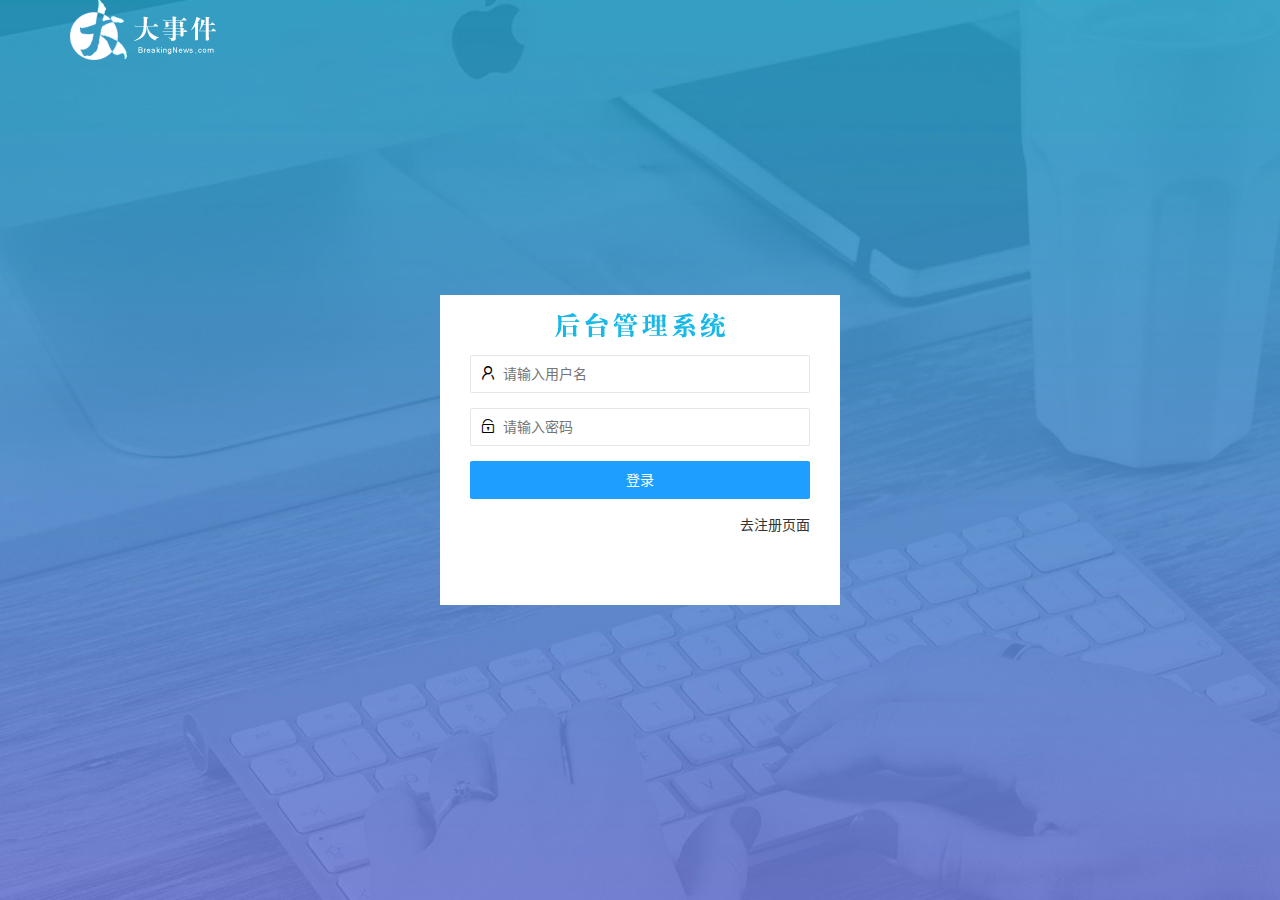
<file: login.html>
<!DOCTYPE html>
<html lang="zh-CN">

<head>
    <meta charset="UTF-8">
    <meta name="viewport"
        content="width=device-width, user-scalable=no, initial-scale=1.0, maximum-scale=1.0, minimum-scale=1.0">
    <meta http-equiv="X-UA-Compatible" content="ie=edge">
    <title>大事件项目-登录</title>
    <link rel="stylesheet" href="/assets/lib/layui/css/layui.css">
    <link rel="stylesheet" href="/assets/css/login.css">

</head>

<body>
    <!-- 头部logo区域 -->
    <div class="layui-main">
        <img src="./assets/images/logo.png" alt="">
    </div>
    <!-- 登录注册区域 -->
    <div class="loginAndRegBox">
        <!-- 登录表单 -->
        <div class="title-box"></div>
        <!-- 登录的页面 -->
        <div class="login-box">

            <form class="layui-form" action="" id="form_login">
                <!-- 用户名 -->
                <div class="layui-form-item">
                    <i class="layui-icon layui-icon-username"></i> 
                    <input type="text" name="username" required lay-verify="required" placeholder="请输入用户名" 
                        autocomplete="off" class="layui-input">
                </div>
                <!-- 密码 -->
                <div class="layui-form-item">
                    <i class="layui-icon layui-icon-password"></i> 
                    <input type="password" name="password" required lay-verify="required|pwd" placeholder="请输入密码"
                        autocomplete="off" class="layui-input">
                </div>
                <div class="layui-form-item">
                    <!-- 表单提交按钮和普通按钮的区别是lay-submit属性 -->
                    <button class="layui-btn layui-btn-fluid layui-btn-normal" lay-submit lay-filter="formDemo">登录</button>
                </div>
                <div class="layui-form-item links">
                    <a href="javascript:;" id="link_reg">去注册页面</a>
                </div>
            </form>

        </div>
        <!-- 注册的页面 -->
        <div class="reg-box">
            <!-- 注册的表单 -->
            <form class="layui-form" action="" id="form_reg">
                <!-- 用户名 -->
                <div class="layui-form-item">
                    <i class="layui-icon layui-icon-username"></i> 
                    <input type="text" name="username" required lay-verify="required" placeholder="请输入用户名" 
                        autocomplete="off" class="layui-input">
                </div>

                <!-- 密码 -->
                <div class="layui-form-item">
                    <i class="layui-icon layui-icon-password"></i> 
                    <input type="password" name="password" required lay-verify="required|pwd" placeholder="请输入密码"
                        autocomplete="off" class="layui-input">
                </div>

                 <!-- 确认密码 -->
                 <div class="layui-form-item">
                    <i class="layui-icon layui-icon-password"></i> 
                    <input type="password" name="repassword" required lay-verify="required|pwd|repwd" placeholder="再次输入密码"
                        autocomplete="off" class="layui-input">
                </div>

                <div class="layui-form-item">
                    <button class="layui-btn layui-btn-fluid layui-btn-normal" lay-submit lay-filter="formDemo">立即注册</button>
                </div>
                <div class="layui-form-item links">
                    <a href="javascript:;" id="link_login">去登录</a>
                </div>
            </form>
           
        </div>

    </div>
    <script src="/assets/lib/layui/layui.all.js"></script>
    <script src="/assets/lib/jquery.js"></script>
    <script src="/assets/js/baseAPI.js"></script>
    <script src="/assets/js/login.js"></script>
</body>

</html>
</file>
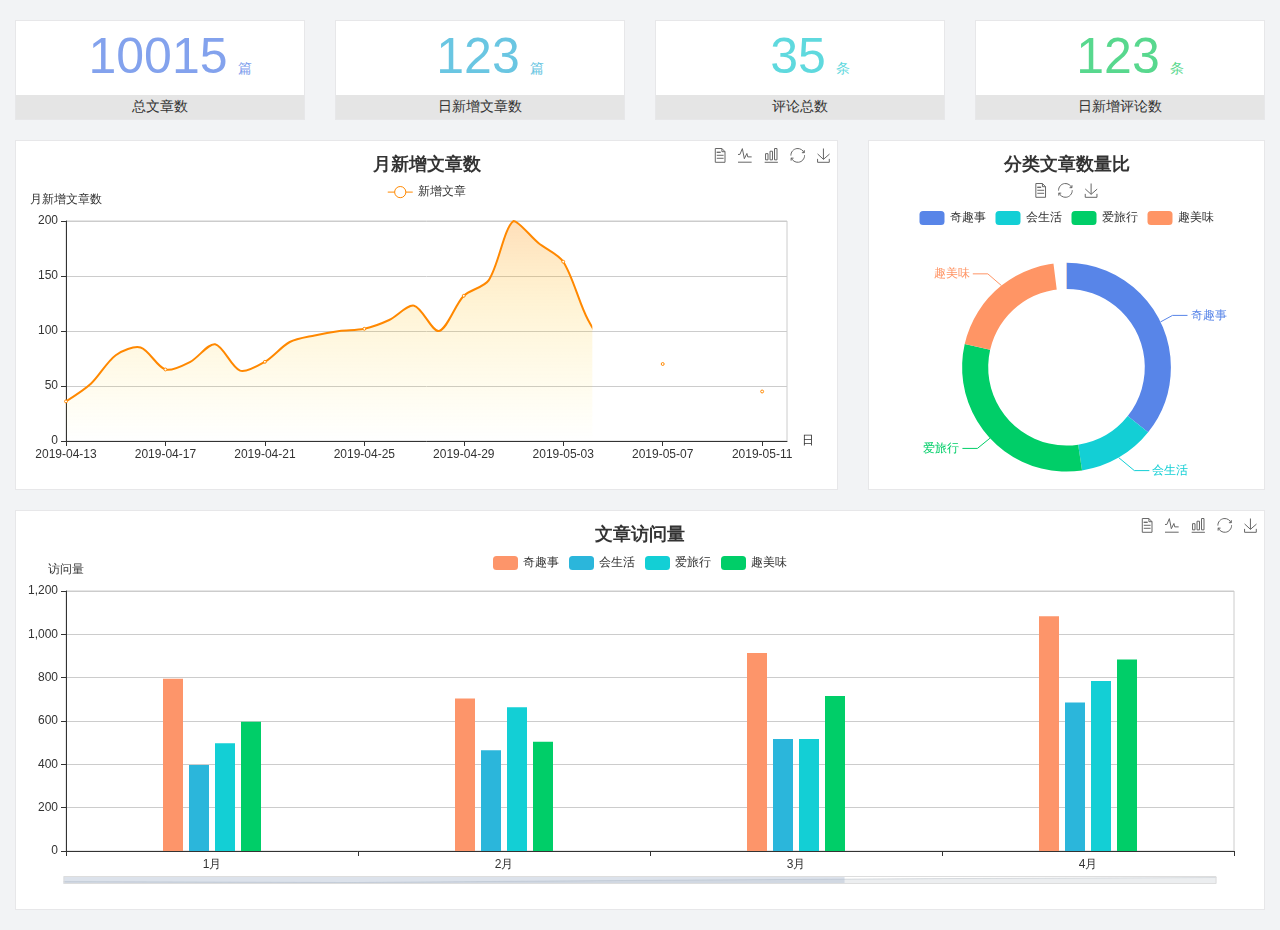
<file: home/dashboard.html>
<!DOCTYPE html>
<html lang="en">

<head>
  <meta charset="UTF-8">
  <meta name="viewport" content="width=device-width, initial-scale=1.0">
  <meta http-equiv="X-UA-Compatible" content="ie=edge">
  <title>图表统计</title>
  <link rel="stylesheet" href="/assets/lib/bootstrap.css" />
  <link rel="stylesheet" href="/assets/lib/main.css" />
  <script src="/assets/lib/jquery.js"></script>
  <script type="text/javascript" src="/assets/lib/echarts.min.js"></script>
</head>

<body>
  <div class="container-fluid">
    <div class="row spannel_list">
      <div class="col-sm-3 col-xs-6">
        <div class="spannel">
          <em>10015</em><span>篇</span>
          <b>总文章数</b>
        </div>
      </div>
      <div class="col-sm-3 col-xs-6">
        <div class="spannel scolor01">
          <em>123</em><span>篇</span>
          <b>日新增文章数</b>
        </div>
      </div>
      <div class="col-sm-3 col-xs-6">
        <div class="spannel scolor02">
          <em>35</em><span>条</span>
          <b>评论总数</b>
        </div>
      </div>
      <div class="col-sm-3 col-xs-6">
        <div class="spannel scolor03">
          <em>123</em><span>条</span>
          <b>日新增评论数</b>
        </div>
      </div>
    </div>
  </div>

  <div class="container-fluid">
    <div class="row curve-pie">
      <div class="col-lg-8 col-md-8">
        <div class="gragh_pannel" id="curve_show"></div>
      </div>
      <div class="col-lg-4 col-md-4">
        <div class="gragh_pannel" id="pie_show"></div>
      </div>
    </div>
  </div>

  <div class="container-fluid">
    <div class="column_pannel" id="column_show"></div>
  </div>

  <script>
    var oChart = echarts.init(document.getElementById('curve_show'));
    var aList_all = [
      { 'count': 36, 'date': '2019-04-13' },
      { 'count': 52, 'date': '2019-04-14' },
      { 'count': 78, 'date': '2019-04-15' },
      { 'count': 85, 'date': '2019-04-16' },
      { 'count': 65, 'date': '2019-04-17' },
      { 'count': 72, 'date': '2019-04-18' },
      { 'count': 88, 'date': '2019-04-19' },
      { 'count': 64, 'date': '2019-04-20' },
      { 'count': 72, 'date': '2019-04-21' },
      { 'count': 90, 'date': '2019-04-22' },
      { 'count': 96, 'date': '2019-04-23' },
      { 'count': 100, 'date': '2019-04-24' },
      { 'count': 102, 'date': '2019-04-25' },
      { 'count': 110, 'date': '2019-04-26' },
      { 'count': 123, 'date': '2019-04-27' },
      { 'count': 100, 'date': '2019-04-28' },
      { 'count': 132, 'date': '2019-04-29' },
      { 'count': 146, 'date': '2019-04-30' },
      { 'count': 200, 'date': '2019-05-01' },
      { 'count': 180, 'date': '2019-05-02' },
      { 'count': 163, 'date': '2019-05-03' },
      { 'count': 110, 'date': '2019-05-04' },
      { 'count': 80, 'date': '2019-05-05' },
      { 'count': 82, 'date': '2019-05-06' },
      { 'count': 70, 'date': '2019-05-07' },
      { 'count': 65, 'date': '2019-05-08' },
      { 'count': 54, 'date': '2019-05-09' },
      { 'count': 40, 'date': '2019-05-10' },
      { 'count': 45, 'date': '2019-05-11' },
      { 'count': 38, 'date': '2019-05-12' },
    ];

    let aCount = [];
    let aDate = [];

    for (var i = 0; i < aList_all.length; i++) {
      aCount.push(aList_all[i].count);
      aDate.push(aList_all[i].date);
    }

    var chartopt = {
      title: {
        text: '月新增文章数',
        left: 'center',
        top: '10'
      },
      tooltip: {
        trigger: 'axis'
      },
      legend: {
        data: ['新增文章'],
        top: '40'
      },
      toolbox: {
        show: true,
        feature: {
          mark: { show: true },
          dataView: { show: true, readOnly: false },
          magicType: { show: true, type: ['line', 'bar'] },
          restore: { show: true },
          saveAsImage: { show: true }
        }
      },
      calculable: true,
      xAxis: [
        {
          name: '日',
          type: 'category',
          boundaryGap: false,
          data: aDate
        }
      ],
      yAxis: [
        {
          name: '月新增文章数',
          type: 'value'
        }
      ],
      series: [
        {
          name: '新增文章',
          type: 'line',
          smooth: true,
          itemStyle: { normal: { areaStyle: { type: 'default' }, color: '#f80' }, lineStyle: { color: '#f80' } },
          data: aCount
        }],
      areaStyle: {
        normal: {
          color: new echarts.graphic.LinearGradient(0, 0, 0, 1, [{
            offset: 0,
            color: 'rgba(255,136,0,0.39)'
          }, {
            offset: .34,
            color: 'rgba(255,180,0,0.25)'
          }, {
            offset: 1,
            color: 'rgba(255,222,0,0.00)'
          }])

        }
      },
      grid: {
        show: true,
        x: 50,
        x2: 50,
        y: 80,
        height: 220
      }
    };

    oChart.setOption(chartopt);


    var oPie = echarts.init(document.getElementById('pie_show'));
    var oPieopt =
    {
      title: {
        top: 10,
        text: '分类文章数量比',
        x: 'center'
      },
      tooltip: {
        trigger: 'item',
        formatter: "{a} <br/>{b} : {c} ({d}%)"
      },
      color: ['#5885e8', '#13cfd5', '#00ce68', '#ff9565'],
      legend: {
        x: 'center',
        top: 65,
        data: ['奇趣事', '会生活', '爱旅行', '趣美味']
      },
      toolbox: {
        show: true,
        x: 'center',
        top: 35,
        feature: {
          mark: { show: true },
          dataView: { show: true, readOnly: false },
          magicType: {
            show: true,
            type: ['pie', 'funnel'],
            option: {
              funnel: {
                x: '25%',
                width: '50%',
                funnelAlign: 'left',
                max: 1548
              }
            }
          },
          restore: { show: true },
          saveAsImage: { show: true }
        }
      },
      calculable: true,
      series: [
        {
          name: '访问来源',
          type: 'pie',
          radius: ['45%', '60%'],
          center: ['50%', '65%'],
          data: [
            { value: 300, name: '奇趣事' },
            { value: 100, name: '会生活' },
            { value: 260, name: '爱旅行' },
            { value: 180, name: '趣美味' }
          ]
        }
      ]
    };
    oPie.setOption(oPieopt);



    var oColumn = this.echarts.init(document.getElementById('column_show'));
    var oColumnopt =
    {
      title: {
        text: '文章访问量',
        left: 'center',
        top: '10'
      },
      tooltip: {
        trigger: 'axis'
      },
      legend: {
        data: ['奇趣事', '会生活', '爱旅行', '趣美味'],
        top: '40'
      },
      toolbox: {
        show: true,
        feature: {
          mark: { show: true },
          dataView: { show: true, readOnly: false },
          magicType: { show: true, type: ['line', 'bar'] },
          restore: { show: true },
          saveAsImage: { show: true }
        }
      },
      calculable: true,
      xAxis: [
        {
          type: 'category',
          data: ['1月', '2月', '3月', '4月', '5月']
        }
      ],
      yAxis: [
        {
          name: '访问量',
          type: 'value'
        }
      ],
      series: [
        {
          name: '奇趣事',
          type: 'bar',
          barWidth: 20,
          itemStyle: {
            normal: { areaStyle: { type: 'default' }, color: '#fd956a' }
          },
          data: [800, 708, 920, 1090, 1200]
        },
        {
          name: '会生活',
          type: 'bar',
          barWidth: 20,
          itemStyle: {
            normal: { areaStyle: { type: 'default' }, color: '#2bb6db' }
          },
          data: [400, 468, 520, 690, 800]
        },
        {
          name: '爱旅行',
          type: 'bar',
          barWidth: 20,
          itemStyle: {
            normal: { areaStyle: { type: 'default' }, color: '#13cfd5' }
          },
          data: [500, 668, 520, 790, 900]
        },
        {
          name: '趣美味',
          type: 'bar',
          barWidth: 20,
          itemStyle: {
            normal: { areaStyle: { type: 'default' }, color: '#00ce68' }
          },
          data: [600, 508, 720, 890, 1000]
        }
      ],
      grid: {
        show: true,
        x: 50,
        x2: 30,
        y: 80,
        height: 260
      },
      dataZoom: [//给x轴设置滚动条
        {
          start: 0,//默认为0
          end: 100 - 1000 / 31,//默认为100
          type: 'slider',
          show: true,
          xAxisIndex: [0],
          handleSize: 0,//滑动条的 左右2个滑动条的大小
          height: 8,//组件高度
          left: 45, //左边的距离
          right: 50,//右边的距离
          bottom: 26,//右边的距离
          handleColor: '#ddd',//h滑动图标的颜色
          handleStyle: {
            borderColor: "#cacaca",
            borderWidth: "1",
            shadowBlur: 2,
            background: "#ddd",
            shadowColor: "#ddd",
          }
        }]
    };
    oColumn.setOption(oColumnopt);
  </script>
</body>

</html>
</file>
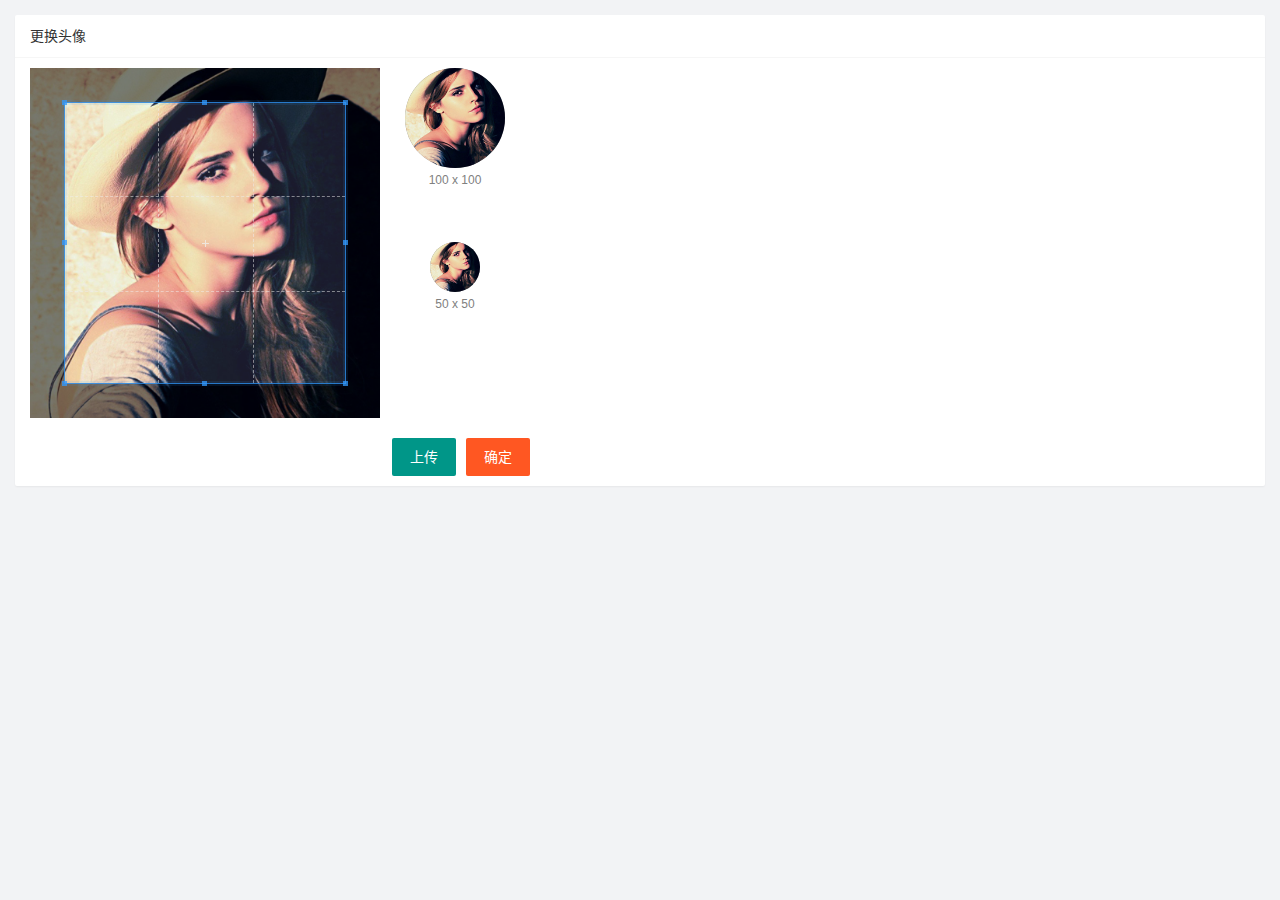
<file: user/user_avator.html>
<!DOCTYPE html>
<html lang="zh-CN">

<head>
    <meta charset="UTF-8">
    <meta name="viewport"
        content="width=device-width, user-scalable=no, initial-scale=1.0, maximum-scale=1.0, minimum-scale=1.0">
    <meta http-equiv="X-UA-Compatible" content="ie=edge">
    <title>Document</title>
    <link rel="stylesheet" href="/assets/lib/layui/css/layui.css">
    <link rel="stylesheet" href="/assets/lib/cropper/cropper.css" />
    <link rel="stylesheet" href="/assets/css/user/user_avator.css">
</head>

<body>

    <div class="layui-card">
        <div class="layui-card-header">更换头像</div>
        <div class="layui-card-body">
            <!-- 第一行的图片裁剪和预览区域 -->
            <div class="row1">
                <!-- 图片裁剪区域 -->
                <div class="cropper-box">
                    <!-- 这个 img 标签很重要，将来会把它初始化为裁剪区域 -->
                    <img id="image" src="/assets/images/sample.jpg" />
                </div>
                <!-- 图片的预览区域 -->
                <div class="preview-box">
                    <div>
                        <!-- 宽高为 100px 的预览区域 -->
                        <div class="img-preview w100"></div>
                        <p class="size">100 x 100</p>
                    </div>
                    <div>
                        <!-- 宽高为 50px 的预览区域 -->
                        <div class="img-preview w50"></div>
                        <p class="size">50 x 50</p>
                    </div>
                </div>
            </div>
            <!-- 第二行的按钮区域  -->
            <div class="row2">
                <input type="file" id="file" accept="image/png,image/jpeg,image/jpg">
                <button type="button" class="layui-btn" id="btnChooseImage">上传</button>
                <button type="button" class="layui-btn layui-btn-danger" id="btnUpload">确定</button>
            </div>


        </div>
    </div>











</body>
<script src="/assets/lib/layui/layui.all.js"></script>
<script src="/assets/lib/jquery.js"></script>
<script src="/assets/lib/cropper/Cropper.js"></script>
<script src="/assets/lib/cropper/jquery-cropper.js"></script>
<script src="/assets/js/baseAPI.js"></script>
<script src="/assets/js/user/user_avator.js"></script>

</html>
</file>
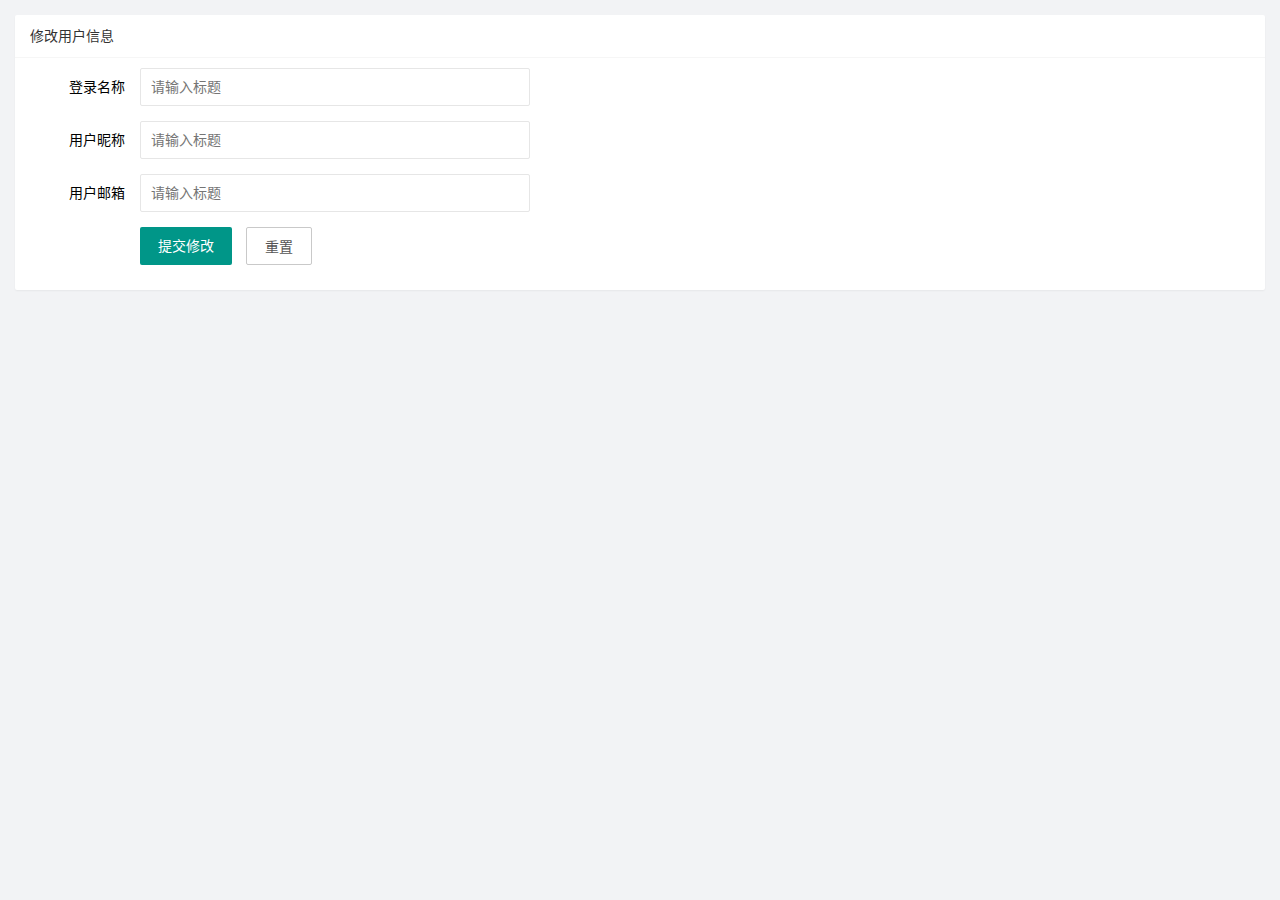
<file: user/user_info.html>
<!DOCTYPE html>
<html lang="zh-CN">

<head>
    <meta charset="UTF-8">
    <meta name="viewport"
        content="width=device-width, user-scalable=no, initial-scale=1.0, maximum-scale=1.0, minimum-scale=1.0">
    <meta http-equiv="X-UA-Compatible" content="ie=edge">
    <title>Document</title>
    <link rel="stylesheet" href="/assets/lib/layui/css/layui.css">
    <link rel="stylesheet" href="/assets/css/user/userinfo.css">
</head>

<body>
    <!-- 这是卡片区 -->
    <div class="layui-card">
        <div class="layui-card-header">修改用户信息</div>
        <div class="layui-card-body">
            <form class="layui-form" action="" lay-filter="formUserInfo">
                <!-- 这是隐藏域 -->
                <input type="hidden" name="id">
                <div class="layui-form-item">
                    <label class="layui-form-label">登录名称</label>
                    <div class="layui-input-block">
                        <input type="text" name="username" required lay-verify="required" placeholder="请输入标题"
                            autocomplete="off" class="layui-input" readonly>
                    </div>
                </div>

                <div class="layui-form-item">
                    <label class="layui-form-label">用户昵称</label>
                    <div class="layui-input-block">
                        <input type="text" name="nickname" required lay-verify="required" placeholder="请输入标题"
                            autocomplete="off" class="layui-input">
                    </div>
                </div>

                <div class="layui-form-item">
                    <label class="layui-form-label">用户邮箱</label>
                    <div class="layui-input-block">
                        <input type="text" name="email" required lay-verify="required|email" placeholder="请输入标题"
                            autocomplete="off" class="layui-input">
                    </div>
                </div>

                <div class="layui-form-item">
                    <div class="layui-input-block">
                        <button class="layui-btn" lay-submit lay-filter="formDemo">提交修改</button>
                        <button type="reset" class="layui-btn layui-btn-primary" id="btnreset">重置</button>
                    </div>
                </div>
            </form>
        </div>
    </div>
    <script src="/assets/lib/layui/layui.all.js"></script>
    <script src="/assets/lib/jquery.js"></script>
    <script src="/assets/js/baseAPI.js"></script>
    <script src="/assets/js/user/userinfo.js"></script>
</body>

</html>
</file>
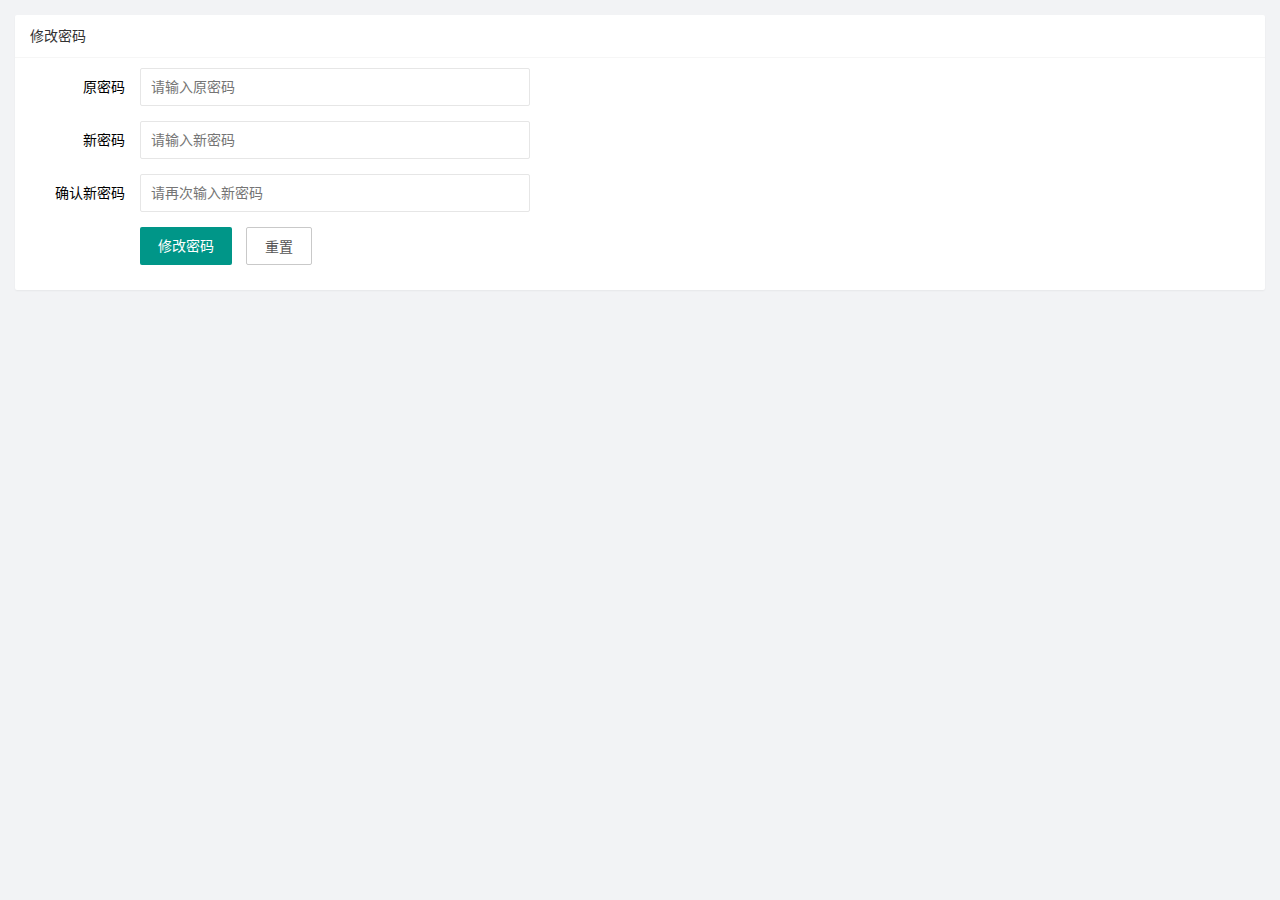
<file: user/user_pwd.html>
<!DOCTYPE html>
<html lang="zh-CN">

<head>
    <meta charset="UTF-8">
    <meta name="viewport"
        content="width=device-width, user-scalable=no, initial-scale=1.0, maximum-scale=1.0, minimum-scale=1.0">
    <meta http-equiv="X-UA-Compatible" content="ie=edge">
    <title>Document</title>
    <link rel="stylesheet" href="/assets/lib/layui/css/layui.css">
    <link rel="stylesheet" href="/assets/css/user/user_pwd.css">
</head>

<body>
    <!-- 卡片区 -->
    <div class="layui-card">
        <div class="layui-card-header">修改密码</div>

        <div class="layui-card-body">
            <form class="layui-form">
                <div class="layui-form-item">
                    <label class="layui-form-label">原密码</label>
                    <div class="layui-input-block">
                        <input type="password" name="oldPwd" required lay-verify="required|pwd" placeholder="请输入原密码"
                            autocomplete="off" class="layui-input">
                    </div>
                </div>

                <div class="layui-form-item">
                    <label class="layui-form-label">新密码</label>
                    <div class="layui-input-block">
                        <input type="password" name="newPwd" required lay-verify="required|pwd|samepwd" placeholder="请输入新密码"
                            autocomplete="off" class="layui-input">
                    </div>
                </div>

                <div class="layui-form-item">
                    <label class="layui-form-label">确认新密码</label>
                    <div class="layui-input-block">
                        <input type="password" name="rePwd" required lay-verify="required|pwd|repwd" placeholder="请再次输入新密码"
                            autocomplete="off" class="layui-input">
                    </div>
                </div>

                <div class="layui-form-item">
                    <div class="layui-input-block">
                        <button class="layui-btn" lay-submit lay-filter="formDemo">修改密码</button>
                        <button type="reset" class="layui-btn layui-btn-primary">重置</button>
                    </div>
                </div>
            </form>




        </div>
    </div>
    <script src="/assets/lib/layui/layui.all.js"></script>
    <script src="/assets/lib/jquery.js"></script>
    <script src="/assets/js/baseAPI.js"></script>
    <script src="/assets/js/user/user_pwd.js"></script>
</body>

</html>
</file>
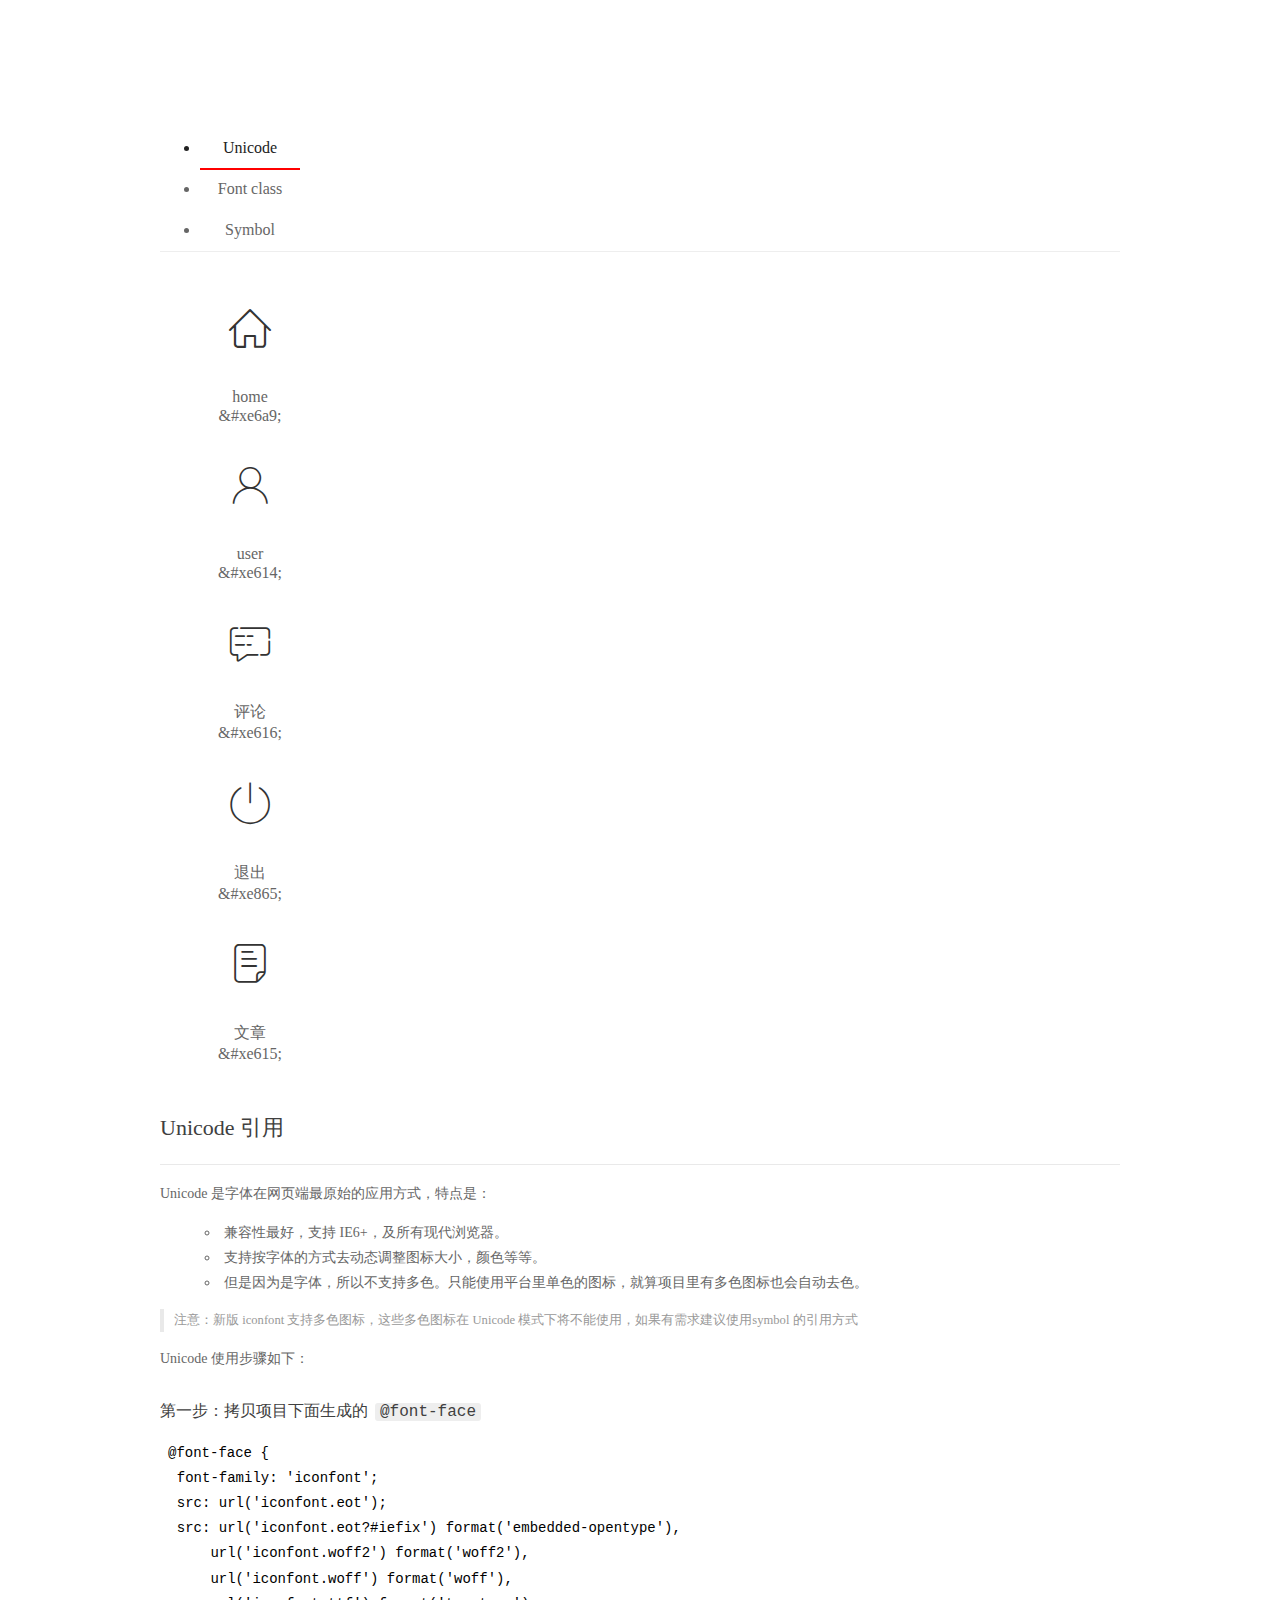
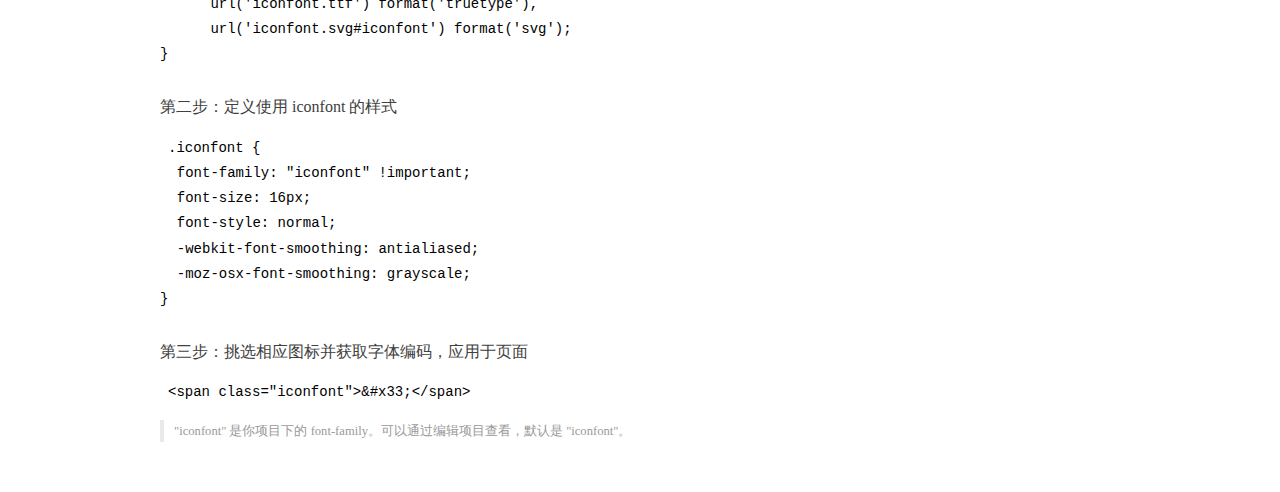
<file: assets/fonts/demo_index.html>
<!DOCTYPE html>
<html>
<head>
  <meta charset="utf-8"/>
  <title>IconFont Demo</title>
  <link rel="shortcut icon" href="https://gtms04.alicdn.com/tps/i4/TB1_oz6GVXXXXaFXpXXJDFnIXXX-64-64.ico" type="image/x-icon"/>
  <link rel="stylesheet" href="https://g.alicdn.com/thx/cube/1.3.2/cube.min.css">
  <link rel="stylesheet" href="demo.css">
  <link rel="stylesheet" href="iconfont.css">
  <script src="iconfont.js"></script>
  <!-- jQuery -->
  <script src="https://a1.alicdn.com/oss/uploads/2018/12/26/7bfddb60-08e8-11e9-9b04-53e73bb6408b.js"></script>
  <!-- 代码高亮 -->
  <script src="https://a1.alicdn.com/oss/uploads/2018/12/26/a3f714d0-08e6-11e9-8a15-ebf944d7534c.js"></script>
</head>
<body>
  <div class="main">
    <h1 class="logo"><a href="https://www.iconfont.cn/" title="iconfont 首页" target="_blank">&#xe86b;</a></h1>
    <div class="nav-tabs">
      <ul id="tabs" class="dib-box">
        <li class="dib active"><span>Unicode</span></li>
        <li class="dib"><span>Font class</span></li>
        <li class="dib"><span>Symbol</span></li>
      </ul>
      
    </div>
    <div class="tab-container">
      <div class="content unicode" style="display: block;">
          <ul class="icon_lists dib-box">
          
            <li class="dib">
              <span class="icon iconfont">&#xe6a9;</span>
                <div class="name">home</div>
                <div class="code-name">&amp;#xe6a9;</div>
              </li>
          
            <li class="dib">
              <span class="icon iconfont">&#xe614;</span>
                <div class="name">user</div>
                <div class="code-name">&amp;#xe614;</div>
              </li>
          
            <li class="dib">
              <span class="icon iconfont">&#xe616;</span>
                <div class="name">评论</div>
                <div class="code-name">&amp;#xe616;</div>
              </li>
          
            <li class="dib">
              <span class="icon iconfont">&#xe865;</span>
                <div class="name">退出</div>
                <div class="code-name">&amp;#xe865;</div>
              </li>
          
            <li class="dib">
              <span class="icon iconfont">&#xe615;</span>
                <div class="name">文章</div>
                <div class="code-name">&amp;#xe615;</div>
              </li>
          
          </ul>
          <div class="article markdown">
          <h2 id="unicode-">Unicode 引用</h2>
          <hr>

          <p>Unicode 是字体在网页端最原始的应用方式，特点是：</p>
          <ul>
            <li>兼容性最好，支持 IE6+，及所有现代浏览器。</li>
            <li>支持按字体的方式去动态调整图标大小，颜色等等。</li>
            <li>但是因为是字体，所以不支持多色。只能使用平台里单色的图标，就算项目里有多色图标也会自动去色。</li>
          </ul>
          <blockquote>
            <p>注意：新版 iconfont 支持多色图标，这些多色图标在 Unicode 模式下将不能使用，如果有需求建议使用symbol 的引用方式</p>
          </blockquote>
          <p>Unicode 使用步骤如下：</p>
          <h3 id="-font-face">第一步：拷贝项目下面生成的 <code>@font-face</code></h3>
<pre><code class="language-css"
>@font-face {
  font-family: 'iconfont';
  src: url('iconfont.eot');
  src: url('iconfont.eot?#iefix') format('embedded-opentype'),
      url('iconfont.woff2') format('woff2'),
      url('iconfont.woff') format('woff'),
      url('iconfont.ttf') format('truetype'),
      url('iconfont.svg#iconfont') format('svg');
}
</code></pre>
          <h3 id="-iconfont-">第二步：定义使用 iconfont 的样式</h3>
<pre><code class="language-css"
>.iconfont {
  font-family: "iconfont" !important;
  font-size: 16px;
  font-style: normal;
  -webkit-font-smoothing: antialiased;
  -moz-osx-font-smoothing: grayscale;
}
</code></pre>
          <h3 id="-">第三步：挑选相应图标并获取字体编码，应用于页面</h3>
<pre>
<code class="language-html"
>&lt;span class="iconfont"&gt;&amp;#x33;&lt;/span&gt;
</code></pre>
          <blockquote>
            <p>"iconfont" 是你项目下的 font-family。可以通过编辑项目查看，默认是 "iconfont"。</p>
          </blockquote>
          </div>
      </div>
      <div class="content font-class">
        <ul class="icon_lists dib-box">
          
          <li class="dib">
            <span class="icon iconfont icon-home"></span>
            <div class="name">
              home
            </div>
            <div class="code-name">.icon-home
            </div>
          </li>
          
          <li class="dib">
            <span class="icon iconfont icon-user"></span>
            <div class="name">
              user
            </div>
            <div class="code-name">.icon-user
            </div>
          </li>
          
          <li class="dib">
            <span class="icon iconfont icon-pinglun"></span>
            <div class="name">
              评论
            </div>
            <div class="code-name">.icon-pinglun
            </div>
          </li>
          
          <li class="dib">
            <span class="icon iconfont icon-tuichu"></span>
            <div class="name">
              退出
            </div>
            <div class="code-name">.icon-tuichu
            </div>
          </li>
          
          <li class="dib">
            <span class="icon iconfont icon-16"></span>
            <div class="name">
              文章
            </div>
            <div class="code-name">.icon-16
            </div>
          </li>
          
        </ul>
        <div class="article markdown">
        <h2 id="font-class-">font-class 引用</h2>
        <hr>

        <p>font-class 是 Unicode 使用方式的一种变种，主要是解决 Unicode 书写不直观，语意不明确的问题。</p>
        <p>与 Unicode 使用方式相比，具有如下特点：</p>
        <ul>
          <li>兼容性良好，支持 IE8+，及所有现代浏览器。</li>
          <li>相比于 Unicode 语意明确，书写更直观。可以很容易分辨这个 icon 是什么。</li>
          <li>因为使用 class 来定义图标，所以当要替换图标时，只需要修改 class 里面的 Unicode 引用。</li>
          <li>不过因为本质上还是使用的字体，所以多色图标还是不支持的。</li>
        </ul>
        <p>使用步骤如下：</p>
        <h3 id="-fontclass-">第一步：引入项目下面生成的 fontclass 代码：</h3>
<pre><code class="language-html">&lt;link rel="stylesheet" href="./iconfont.css"&gt;
</code></pre>
        <h3 id="-">第二步：挑选相应图标并获取类名，应用于页面：</h3>
<pre><code class="language-html">&lt;span class="iconfont icon-xxx"&gt;&lt;/span&gt;
</code></pre>
        <blockquote>
          <p>"
            iconfont" 是你项目下的 font-family。可以通过编辑项目查看，默认是 "iconfont"。</p>
        </blockquote>
      </div>
      </div>
      <div class="content symbol">
          <ul class="icon_lists dib-box">
          
            <li class="dib">
                <svg class="icon svg-icon" aria-hidden="true">
                  <use xlink:href="#icon-home"></use>
                </svg>
                <div class="name">home</div>
                <div class="code-name">#icon-home</div>
            </li>
          
            <li class="dib">
                <svg class="icon svg-icon" aria-hidden="true">
                  <use xlink:href="#icon-user"></use>
                </svg>
                <div class="name">user</div>
                <div class="code-name">#icon-user</div>
            </li>
          
            <li class="dib">
                <svg class="icon svg-icon" aria-hidden="true">
                  <use xlink:href="#icon-pinglun"></use>
                </svg>
                <div class="name">评论</div>
                <div class="code-name">#icon-pinglun</div>
            </li>
          
            <li class="dib">
                <svg class="icon svg-icon" aria-hidden="true">
                  <use xlink:href="#icon-tuichu"></use>
                </svg>
                <div class="name">退出</div>
                <div class="code-name">#icon-tuichu</div>
            </li>
          
            <li class="dib">
                <svg class="icon svg-icon" aria-hidden="true">
                  <use xlink:href="#icon-16"></use>
                </svg>
                <div class="name">文章</div>
                <div class="code-name">#icon-16</div>
            </li>
          
          </ul>
          <div class="article markdown">
          <h2 id="symbol-">Symbol 引用</h2>
          <hr>

          <p>这是一种全新的使用方式，应该说这才是未来的主流，也是平台目前推荐的用法。相关介绍可以参考这篇<a href="">文章</a>
            这种用法其实是做了一个 SVG 的集合，与另外两种相比具有如下特点：</p>
          <ul>
            <li>支持多色图标了，不再受单色限制。</li>
            <li>通过一些技巧，支持像字体那样，通过 <code>font-size</code>, <code>color</code> 来调整样式。</li>
            <li>兼容性较差，支持 IE9+，及现代浏览器。</li>
            <li>浏览器渲染 SVG 的性能一般，还不如 png。</li>
          </ul>
          <p>使用步骤如下：</p>
          <h3 id="-symbol-">第一步：引入项目下面生成的 symbol 代码：</h3>
<pre><code class="language-html">&lt;script src="./iconfont.js"&gt;&lt;/script&gt;
</code></pre>
          <h3 id="-css-">第二步：加入通用 CSS 代码（引入一次就行）：</h3>
<pre><code class="language-html">&lt;style&gt;
.icon {
  width: 1em;
  height: 1em;
  vertical-align: -0.15em;
  fill: currentColor;
  overflow: hidden;
}
&lt;/style&gt;
</code></pre>
          <h3 id="-">第三步：挑选相应图标并获取类名，应用于页面：</h3>
<pre><code class="language-html">&lt;svg class="icon" aria-hidden="true"&gt;
  &lt;use xlink:href="#icon-xxx"&gt;&lt;/use&gt;
&lt;/svg&gt;
</code></pre>
          </div>
      </div>

    </div>
  </div>
  <script>
  $(document).ready(function () {
      $('.tab-container .content:first').show()

      $('#tabs li').click(function (e) {
        var tabContent = $('.tab-container .content')
        var index = $(this).index()

        if ($(this).hasClass('active')) {
          return
        } else {
          $('#tabs li').removeClass('active')
          $(this).addClass('active')

          tabContent.hide().eq(index).fadeIn()
        }
      })
    })
  </script>
</body>
</html>
</file>
<file: assets/lib/layui/css/layui.css>
/** layui-v2.5.5 MIT License By https://www.layui.com */
 .layui-inline,img{display:inline-block;vertical-align:middle}h1,h2,h3,h4,h5,h6{font-weight:400}.layui-edge,.layui-header,.layui-inline,.layui-main{position:relative}.layui-body,.layui-edge,.layui-elip{overflow:hidden}.layui-btn,.layui-edge,.layui-inline,img{vertical-align:middle}.layui-btn,.layui-disabled,.layui-icon,.layui-unselect{-moz-user-select:none;-webkit-user-select:none;-ms-user-select:none}.layui-elip,.layui-form-checkbox span,.layui-form-pane .layui-form-label{text-overflow:ellipsis;white-space:nowrap}.layui-breadcrumb,.layui-tree-btnGroup{visibility:hidden}blockquote,body,button,dd,div,dl,dt,form,h1,h2,h3,h4,h5,h6,input,li,ol,p,pre,td,textarea,th,ul{margin:0;padding:0;-webkit-tap-highlight-color:rgba(0,0,0,0)}a:active,a:hover{outline:0}img{border:none}li{list-style:none}table{border-collapse:collapse;border-spacing:0}h4,h5,h6{font-size:100%}button,input,optgroup,option,select,textarea{font-family:inherit;font-size:inherit;font-style:inherit;font-weight:inherit;outline:0}pre{white-space:pre-wrap;white-space:-moz-pre-wrap;white-space:-pre-wrap;white-space:-o-pre-wrap;word-wrap:break-word}body{line-height:24px;font:14px Helvetica Neue,Helvetica,PingFang SC,Tahoma,Arial,sans-serif}hr{height:1px;margin:10px 0;border:0;clear:both}a{color:#333;text-decoration:none}a:hover{color:#777}a cite{font-style:normal;*cursor:pointer}.layui-border-box,.layui-border-box *{box-sizing:border-box}.layui-box,.layui-box *{box-sizing:content-box}.layui-clear{clear:both;*zoom:1}.layui-clear:after{content:'\20';clear:both;*zoom:1;display:block;height:0}.layui-inline{*display:inline;*zoom:1}.layui-edge{display:inline-block;width:0;height:0;border-width:6px;border-style:dashed;border-color:transparent}.layui-edge-top{top:-4px;border-bottom-color:#999;border-bottom-style:solid}.layui-edge-right{border-left-color:#999;border-left-style:solid}.layui-edge-bottom{top:2px;border-top-color:#999;border-top-style:solid}.layui-edge-left{border-right-color:#999;border-right-style:solid}.layui-disabled,.layui-disabled:hover{color:#d2d2d2!important;cursor:not-allowed!important}.layui-circle{border-radius:100%}.layui-show{display:block!important}.layui-hide{display:none!important}@font-face{font-family:layui-icon;src:url(../font/iconfont.eot?v=250);src:url(../font/iconfont.eot?v=250#iefix) format('embedded-opentype'),url(../font/iconfont.woff2?v=250) format('woff2'),url(../font/iconfont.woff?v=250) format('woff'),url(../font/iconfont.ttf?v=250) format('truetype'),url(../font/iconfont.svg?v=250#layui-icon) format('svg')}.layui-icon{font-family:layui-icon!important;font-size:16px;font-style:normal;-webkit-font-smoothing:antialiased;-moz-osx-font-smoothing:grayscale}.layui-icon-reply-fill:before{content:"\e611"}.layui-icon-set-fill:before{content:"\e614"}.layui-icon-menu-fill:before{content:"\e60f"}.layui-icon-search:before{content:"\e615"}.layui-icon-share:before{content:"\e641"}.layui-icon-set-sm:before{content:"\e620"}.layui-icon-engine:before{content:"\e628"}.layui-icon-close:before{content:"\1006"}.layui-icon-close-fill:before{content:"\1007"}.layui-icon-chart-screen:before{content:"\e629"}.layui-icon-star:before{content:"\e600"}.layui-icon-circle-dot:before{content:"\e617"}.layui-icon-chat:before{content:"\e606"}.layui-icon-release:before{content:"\e609"}.layui-icon-list:before{content:"\e60a"}.layui-icon-chart:before{content:"\e62c"}.layui-icon-ok-circle:before{content:"\1005"}.layui-icon-layim-theme:before{content:"\e61b"}.layui-icon-table:before{content:"\e62d"}.layui-icon-right:before{content:"\e602"}.layui-icon-left:before{content:"\e603"}.layui-icon-cart-simple:before{content:"\e698"}.layui-icon-face-cry:before{content:"\e69c"}.layui-icon-face-smile:before{content:"\e6af"}.layui-icon-survey:before{content:"\e6b2"}.layui-icon-tree:before{content:"\e62e"}.layui-icon-upload-circle:before{content:"\e62f"}.layui-icon-add-circle:before{content:"\e61f"}.layui-icon-download-circle:before{content:"\e601"}.layui-icon-templeate-1:before{content:"\e630"}.layui-icon-util:before{content:"\e631"}.layui-icon-face-surprised:before{content:"\e664"}.layui-icon-edit:before{content:"\e642"}.layui-icon-speaker:before{content:"\e645"}.layui-icon-down:before{content:"\e61a"}.layui-icon-file:before{content:"\e621"}.layui-icon-layouts:before{content:"\e632"}.layui-icon-rate-half:before{content:"\e6c9"}.layui-icon-add-circle-fine:before{content:"\e608"}.layui-icon-prev-circle:before{content:"\e633"}.layui-icon-read:before{content:"\e705"}.layui-icon-404:before{content:"\e61c"}.layui-icon-carousel:before{content:"\e634"}.layui-icon-help:before{content:"\e607"}.layui-icon-code-circle:before{content:"\e635"}.layui-icon-water:before{content:"\e636"}.layui-icon-username:before{content:"\e66f"}.layui-icon-find-fill:before{content:"\e670"}.layui-icon-about:before{content:"\e60b"}.layui-icon-location:before{content:"\e715"}.layui-icon-up:before{content:"\e619"}.layui-icon-pause:before{content:"\e651"}.layui-icon-date:before{content:"\e637"}.layui-icon-layim-uploadfile:before{content:"\e61d"}.layui-icon-delete:before{content:"\e640"}.layui-icon-play:before{content:"\e652"}.layui-icon-top:before{content:"\e604"}.layui-icon-friends:before{content:"\e612"}.layui-icon-refresh-3:before{content:"\e9aa"}.layui-icon-ok:before{content:"\e605"}.layui-icon-layer:before{content:"\e638"}.layui-icon-face-smile-fine:before{content:"\e60c"}.layui-icon-dollar:before{content:"\e659"}.layui-icon-group:before{content:"\e613"}.layui-icon-layim-download:before{content:"\e61e"}.layui-icon-picture-fine:before{content:"\e60d"}.layui-icon-link:before{content:"\e64c"}.layui-icon-diamond:before{content:"\e735"}.layui-icon-log:before{content:"\e60e"}.layui-icon-rate-solid:before{content:"\e67a"}.layui-icon-fonts-del:before{content:"\e64f"}.layui-icon-unlink:before{content:"\e64d"}.layui-icon-fonts-clear:before{content:"\e639"}.layui-icon-triangle-r:before{content:"\e623"}.layui-icon-circle:before{content:"\e63f"}.layui-icon-radio:before{content:"\e643"}.layui-icon-align-center:before{content:"\e647"}.layui-icon-align-right:before{content:"\e648"}.layui-icon-align-left:before{content:"\e649"}.layui-icon-loading-1:before{content:"\e63e"}.layui-icon-return:before{content:"\e65c"}.layui-icon-fonts-strong:before{content:"\e62b"}.layui-icon-upload:before{content:"\e67c"}.layui-icon-dialogue:before{content:"\e63a"}.layui-icon-video:before{content:"\e6ed"}.layui-icon-headset:before{content:"\e6fc"}.layui-icon-cellphone-fine:before{content:"\e63b"}.layui-icon-add-1:before{content:"\e654"}.layui-icon-face-smile-b:before{content:"\e650"}.layui-icon-fonts-html:before{content:"\e64b"}.layui-icon-form:before{content:"\e63c"}.layui-icon-cart:before{content:"\e657"}.layui-icon-camera-fill:before{content:"\e65d"}.layui-icon-tabs:before{content:"\e62a"}.layui-icon-fonts-code:before{content:"\e64e"}.layui-icon-fire:before{content:"\e756"}.layui-icon-set:before{content:"\e716"}.layui-icon-fonts-u:before{content:"\e646"}.layui-icon-triangle-d:before{content:"\e625"}.layui-icon-tips:before{content:"\e702"}.layui-icon-picture:before{content:"\e64a"}.layui-icon-more-vertical:before{content:"\e671"}.layui-icon-flag:before{content:"\e66c"}.layui-icon-loading:before{content:"\e63d"}.layui-icon-fonts-i:before{content:"\e644"}.layui-icon-refresh-1:before{content:"\e666"}.layui-icon-rmb:before{content:"\e65e"}.layui-icon-home:before{content:"\e68e"}.layui-icon-user:before{content:"\e770"}.layui-icon-notice:before{content:"\e667"}.layui-icon-login-weibo:before{content:"\e675"}.layui-icon-voice:before{content:"\e688"}.layui-icon-upload-drag:before{content:"\e681"}.layui-icon-login-qq:before{content:"\e676"}.layui-icon-snowflake:before{content:"\e6b1"}.layui-icon-file-b:before{content:"\e655"}.layui-icon-template:before{content:"\e663"}.layui-icon-auz:before{content:"\e672"}.layui-icon-console:before{content:"\e665"}.layui-icon-app:before{content:"\e653"}.layui-icon-prev:before{content:"\e65a"}.layui-icon-website:before{content:"\e7ae"}.layui-icon-next:before{content:"\e65b"}.layui-icon-component:before{content:"\e857"}.layui-icon-more:before{content:"\e65f"}.layui-icon-login-wechat:before{content:"\e677"}.layui-icon-shrink-right:before{content:"\e668"}.layui-icon-spread-left:before{content:"\e66b"}.layui-icon-camera:before{content:"\e660"}.layui-icon-note:before{content:"\e66e"}.layui-icon-refresh:before{content:"\e669"}.layui-icon-female:before{content:"\e661"}.layui-icon-male:before{content:"\e662"}.layui-icon-password:before{content:"\e673"}.layui-icon-senior:before{content:"\e674"}.layui-icon-theme:before{content:"\e66a"}.layui-icon-tread:before{content:"\e6c5"}.layui-icon-praise:before{content:"\e6c6"}.layui-icon-star-fill:before{content:"\e658"}.layui-icon-rate:before{content:"\e67b"}.layui-icon-template-1:before{content:"\e656"}.layui-icon-vercode:before{content:"\e679"}.layui-icon-cellphone:before{content:"\e678"}.layui-icon-screen-full:before{content:"\e622"}.layui-icon-screen-restore:before{content:"\e758"}.layui-icon-cols:before{content:"\e610"}.layui-icon-export:before{content:"\e67d"}.layui-icon-print:before{content:"\e66d"}.layui-icon-slider:before{content:"\e714"}.layui-icon-addition:before{content:"\e624"}.layui-icon-subtraction:before{content:"\e67e"}.layui-icon-service:before{content:"\e626"}.layui-icon-transfer:before{content:"\e691"}.layui-main{width:1140px;margin:0 auto}.layui-header{z-index:1000;height:60px}.layui-header a:hover{transition:all .5s;-webkit-transition:all .5s}.layui-side{position:fixed;left:0;top:0;bottom:0;z-index:999;width:200px;overflow-x:hidden}.layui-side-scroll{position:relative;width:220px;height:100%;overflow-x:hidden}.layui-body{position:absolute;left:200px;right:0;top:0;bottom:0;z-index:998;width:auto;overflow-y:auto;box-sizing:border-box}.layui-layout-body{overflow:hidden}.layui-layout-admin .layui-header{background-color:#23262E}.layui-layout-admin .layui-side{top:60px;width:200px;overflow-x:hidden}.layui-layout-admin .layui-body{position:fixed;top:60px;bottom:44px}.layui-layout-admin .layui-main{width:auto;margin:0 15px}.layui-layout-admin .layui-footer{position:fixed;left:200px;right:0;bottom:0;height:44px;line-height:44px;padding:0 15px;background-color:#eee}.layui-layout-admin .layui-logo{position:absolute;left:0;top:0;width:200px;height:100%;line-height:60px;text-align:center;color:#009688;font-size:16px}.layui-layout-admin .layui-header .layui-nav{background:0 0}.layui-layout-left{position:absolute!important;left:200px;top:0}.layui-layout-right{position:absolute!important;right:0;top:0}.layui-container{position:relative;margin:0 auto;padding:0 15px;box-sizing:border-box}.layui-fluid{position:relative;margin:0 auto;padding:0 15px}.layui-row:after,.layui-row:before{content:'';display:block;clear:both}.layui-col-lg1,.layui-col-lg10,.layui-col-lg11,.layui-col-lg12,.layui-col-lg2,.layui-col-lg3,.layui-col-lg4,.layui-col-lg5,.layui-col-lg6,.layui-col-lg7,.layui-col-lg8,.layui-col-lg9,.layui-col-md1,.layui-col-md10,.layui-col-md11,.layui-col-md12,.layui-col-md2,.layui-col-md3,.layui-col-md4,.layui-col-md5,.layui-col-md6,.layui-col-md7,.layui-col-md8,.layui-col-md9,.layui-col-sm1,.layui-col-sm10,.layui-col-sm11,.layui-col-sm12,.layui-col-sm2,.layui-col-sm3,.layui-col-sm4,.layui-col-sm5,.layui-col-sm6,.layui-col-sm7,.layui-col-sm8,.layui-col-sm9,.layui-col-xs1,.layui-col-xs10,.layui-col-xs11,.layui-col-xs12,.layui-col-xs2,.layui-col-xs3,.layui-col-xs4,.layui-col-xs5,.layui-col-xs6,.layui-col-xs7,.layui-col-xs8,.layui-col-xs9{position:relative;display:block;box-sizing:border-box}.layui-col-xs1,.layui-col-xs10,.layui-col-xs11,.layui-col-xs12,.layui-col-xs2,.layui-col-xs3,.layui-col-xs4,.layui-col-xs5,.layui-col-xs6,.layui-col-xs7,.layui-col-xs8,.layui-col-xs9{float:left}.layui-col-xs1{width:8.33333333%}.layui-col-xs2{width:16.66666667%}.layui-col-xs3{width:25%}.layui-col-xs4{width:33.33333333%}.layui-col-xs5{width:41.66666667%}.layui-col-xs6{width:50%}.layui-col-xs7{width:58.33333333%}.layui-col-xs8{width:66.66666667%}.layui-col-xs9{width:75%}.layui-col-xs10{width:83.33333333%}.layui-col-xs11{width:91.66666667%}.layui-col-xs12{width:100%}.layui-col-xs-offset1{margin-left:8.33333333%}.layui-col-xs-offset2{margin-left:16.66666667%}.layui-col-xs-offset3{margin-left:25%}.layui-col-xs-offset4{margin-left:33.33333333%}.layui-col-xs-offset5{margin-left:41.66666667%}.layui-col-xs-offset6{margin-left:50%}.layui-col-xs-offset7{margin-left:58.33333333%}.layui-col-xs-offset8{margin-left:66.66666667%}.layui-col-xs-offset9{margin-left:75%}.layui-col-xs-offset10{margin-left:83.33333333%}.layui-col-xs-offset11{margin-left:91.66666667%}.layui-col-xs-offset12{margin-left:100%}@media screen and (max-width:768px){.layui-hide-xs{display:none!important}.layui-show-xs-block{display:block!important}.layui-show-xs-inline{display:inline!important}.layui-show-xs-inline-block{display:inline-block!important}}@media screen and (min-width:768px){.layui-container{width:750px}.layui-hide-sm{display:none!important}.layui-show-sm-block{display:block!important}.layui-show-sm-inline{display:inline!important}.layui-show-sm-inline-block{display:inline-block!important}.layui-col-sm1,.layui-col-sm10,.layui-col-sm11,.layui-col-sm12,.layui-col-sm2,.layui-col-sm3,.layui-col-sm4,.layui-col-sm5,.layui-col-sm6,.layui-col-sm7,.layui-col-sm8,.layui-col-sm9{float:left}.layui-col-sm1{width:8.33333333%}.layui-col-sm2{width:16.66666667%}.layui-col-sm3{width:25%}.layui-col-sm4{width:33.33333333%}.layui-col-sm5{width:41.66666667%}.layui-col-sm6{width:50%}.layui-col-sm7{width:58.33333333%}.layui-col-sm8{width:66.66666667%}.layui-col-sm9{width:75%}.layui-col-sm10{width:83.33333333%}.layui-col-sm11{width:91.66666667%}.layui-col-sm12{width:100%}.layui-col-sm-offset1{margin-left:8.33333333%}.layui-col-sm-offset2{margin-left:16.66666667%}.layui-col-sm-offset3{margin-left:25%}.layui-col-sm-offset4{margin-left:33.33333333%}.layui-col-sm-offset5{margin-left:41.66666667%}.layui-col-sm-offset6{margin-left:50%}.layui-col-sm-offset7{margin-left:58.33333333%}.layui-col-sm-offset8{margin-left:66.66666667%}.layui-col-sm-offset9{margin-left:75%}.layui-col-sm-offset10{margin-left:83.33333333%}.layui-col-sm-offset11{margin-left:91.66666667%}.layui-col-sm-offset12{margin-left:100%}}@media screen and (min-width:992px){.layui-container{width:970px}.layui-hide-md{display:none!important}.layui-show-md-block{display:block!important}.layui-show-md-inline{display:inline!important}.layui-show-md-inline-block{display:inline-block!important}.layui-col-md1,.layui-col-md10,.layui-col-md11,.layui-col-md12,.layui-col-md2,.layui-col-md3,.layui-col-md4,.layui-col-md5,.layui-col-md6,.layui-col-md7,.layui-col-md8,.layui-col-md9{float:left}.layui-col-md1{width:8.33333333%}.layui-col-md2{width:16.66666667%}.layui-col-md3{width:25%}.layui-col-md4{width:33.33333333%}.layui-col-md5{width:41.66666667%}.layui-col-md6{width:50%}.layui-col-md7{width:58.33333333%}.layui-col-md8{width:66.66666667%}.layui-col-md9{width:75%}.layui-col-md10{width:83.33333333%}.layui-col-md11{width:91.66666667%}.layui-col-md12{width:100%}.layui-col-md-offset1{margin-left:8.33333333%}.layui-col-md-offset2{margin-left:16.66666667%}.layui-col-md-offset3{margin-left:25%}.layui-col-md-offset4{margin-left:33.33333333%}.layui-col-md-offset5{margin-left:41.66666667%}.layui-col-md-offset6{margin-left:50%}.layui-col-md-offset7{margin-left:58.33333333%}.layui-col-md-offset8{margin-left:66.66666667%}.layui-col-md-offset9{margin-left:75%}.layui-col-md-offset10{margin-left:83.33333333%}.layui-col-md-offset11{margin-left:91.66666667%}.layui-col-md-offset12{margin-left:100%}}@media screen and (min-width:1200px){.layui-container{width:1170px}.layui-hide-lg{display:none!important}.layui-show-lg-block{display:block!important}.layui-show-lg-inline{display:inline!important}.layui-show-lg-inline-block{display:inline-block!important}.layui-col-lg1,.layui-col-lg10,.layui-col-lg11,.layui-col-lg12,.layui-col-lg2,.layui-col-lg3,.layui-col-lg4,.layui-col-lg5,.layui-col-lg6,.layui-col-lg7,.layui-col-lg8,.layui-col-lg9{float:left}.layui-col-lg1{width:8.33333333%}.layui-col-lg2{width:16.66666667%}.layui-col-lg3{width:25%}.layui-col-lg4{width:33.33333333%}.layui-col-lg5{width:41.66666667%}.layui-col-lg6{width:50%}.layui-col-lg7{width:58.33333333%}.layui-col-lg8{width:66.66666667%}.layui-col-lg9{width:75%}.layui-col-lg10{width:83.33333333%}.layui-col-lg11{width:91.66666667%}.layui-col-lg12{width:100%}.layui-col-lg-offset1{margin-left:8.33333333%}.layui-col-lg-offset2{margin-left:16.66666667%}.layui-col-lg-offset3{margin-left:25%}.layui-col-lg-offset4{margin-left:33.33333333%}.layui-col-lg-offset5{margin-left:41.66666667%}.layui-col-lg-offset6{margin-left:50%}.layui-col-lg-offset7{margin-left:58.33333333%}.layui-col-lg-offset8{margin-left:66.66666667%}.layui-col-lg-offset9{margin-left:75%}.layui-col-lg-offset10{margin-left:83.33333333%}.layui-col-lg-offset11{margin-left:91.66666667%}.layui-col-lg-offset12{margin-left:100%}}.layui-col-space1{margin:-.5px}.layui-col-space1>*{padding:.5px}.layui-col-space3{margin:-1.5px}.layui-col-space3>*{padding:1.5px}.layui-col-space5{margin:-2.5px}.layui-col-space5>*{padding:2.5px}.layui-col-space8{margin:-3.5px}.layui-col-space8>*{padding:3.5px}.layui-col-space10{margin:-5px}.layui-col-space10>*{padding:5px}.layui-col-space12{margin:-6px}.layui-col-space12>*{padding:6px}.layui-col-space15{margin:-7.5px}.layui-col-space15>*{padding:7.5px}.layui-col-space18{margin:-9px}.layui-col-space18>*{padding:9px}.layui-col-space20{margin:-10px}.layui-col-space20>*{padding:10px}.layui-col-space22{margin:-11px}.layui-col-space22>*{padding:11px}.layui-col-space25{margin:-12.5px}.layui-col-space25>*{padding:12.5px}.layui-col-space30{margin:-15px}.layui-col-space30>*{padding:15px}.layui-btn,.layui-input,.layui-select,.layui-textarea,.layui-upload-button{outline:0;-webkit-appearance:none;transition:all .3s;-webkit-transition:all .3s;box-sizing:border-box}.layui-elem-quote{margin-bottom:10px;padding:15px;line-height:22px;border-left:5px solid #009688;border-radius:0 2px 2px 0;background-color:#f2f2f2}.layui-quote-nm{border-style:solid;border-width:1px 1px 1px 5px;background:0 0}.layui-elem-field{margin-bottom:10px;padding:0;border-width:1px;border-style:solid}.layui-elem-field legend{margin-left:20px;padding:0 10px;font-size:20px;font-weight:300}.layui-field-title{margin:10px 0 20px;border-width:1px 0 0}.layui-field-box{padding:10px 15px}.layui-field-title .layui-field-box{padding:10px 0}.layui-progress{position:relative;height:6px;border-radius:20px;background-color:#e2e2e2}.layui-progress-bar{position:absolute;left:0;top:0;width:0;max-width:100%;height:6px;border-radius:20px;text-align:right;background-color:#5FB878;transition:all .3s;-webkit-transition:all .3s}.layui-progress-big,.layui-progress-big .layui-progress-bar{height:18px;line-height:18px}.layui-progress-text{position:relative;top:-20px;line-height:18px;font-size:12px;color:#666}.layui-progress-big .layui-progress-text{position:static;padding:0 10px;color:#fff}.layui-collapse{border-width:1px;border-style:solid;border-radius:2px}.layui-colla-content,.layui-colla-item{border-top-width:1px;border-top-style:solid}.layui-colla-item:first-child{border-top:none}.layui-colla-title{position:relative;height:42px;line-height:42px;padding:0 15px 0 35px;color:#333;background-color:#f2f2f2;cursor:pointer;font-size:14px;overflow:hidden}.layui-colla-content{display:none;padding:10px 15px;line-height:22px;color:#666}.layui-colla-icon{position:absolute;left:15px;top:0;font-size:14px}.layui-card{margin-bottom:15px;border-radius:2px;background-color:#fff;box-shadow:0 1px 2px 0 rgba(0,0,0,.05)}.layui-card:last-child{margin-bottom:0}.layui-card-header{position:relative;height:42px;line-height:42px;padding:0 15px;border-bottom:1px solid #f6f6f6;color:#333;border-radius:2px 2px 0 0;font-size:14px}.layui-bg-black,.layui-bg-blue,.layui-bg-cyan,.layui-bg-green,.layui-bg-orange,.layui-bg-red{color:#fff!important}.layui-card-body{position:relative;padding:10px 15px;line-height:24px}.layui-card-body[pad15]{padding:15px}.layui-card-body[pad20]{padding:20px}.layui-card-body .layui-table{margin:5px 0}.layui-card .layui-tab{margin:0}.layui-panel-window{position:relative;padding:15px;border-radius:0;border-top:5px solid #E6E6E6;background-color:#fff}.layui-auxiliar-moving{position:fixed;left:0;right:0;top:0;bottom:0;width:100%;height:100%;background:0 0;z-index:9999999999}.layui-form-label,.layui-form-mid,.layui-form-select,.layui-input-block,.layui-input-inline,.layui-textarea{position:relative}.layui-bg-red{background-color:#FF5722!important}.layui-bg-orange{background-color:#FFB800!important}.layui-bg-green{background-color:#009688!important}.layui-bg-cyan{background-color:#2F4056!important}.layui-bg-blue{background-color:#1E9FFF!important}.layui-bg-black{background-color:#393D49!important}.layui-bg-gray{background-color:#eee!important;color:#666!important}.layui-badge-rim,.layui-colla-content,.layui-colla-item,.layui-collapse,.layui-elem-field,.layui-form-pane .layui-form-item[pane],.layui-form-pane .layui-form-label,.layui-input,.layui-layedit,.layui-layedit-tool,.layui-quote-nm,.layui-select,.layui-tab-bar,.layui-tab-card,.layui-tab-title,.layui-tab-title .layui-this:after,.layui-textarea{border-color:#e6e6e6}.layui-timeline-item:before,hr{background-color:#e6e6e6}.layui-text{line-height:22px;font-size:14px;color:#666}.layui-text h1,.layui-text h2,.layui-text h3{font-weight:500;color:#333}.layui-text h1{font-size:30px}.layui-text h2{font-size:24px}.layui-text h3{font-size:18px}.layui-text a:not(.layui-btn){color:#01AAED}.layui-text a:not(.layui-btn):hover{text-decoration:underline}.layui-text ul{padding:5px 0 5px 15px}.layui-text ul li{margin-top:5px;list-style-type:disc}.layui-text em,.layui-word-aux{color:#999!important;padding:0 5px!important}.layui-btn{display:inline-block;height:38px;line-height:38px;padding:0 18px;background-color:#009688;color:#fff;white-space:nowrap;text-align:center;font-size:14px;border:none;border-radius:2px;cursor:pointer}.layui-btn:hover{opacity:.8;filter:alpha(opacity=80);color:#fff}.layui-btn:active{opacity:1;filter:alpha(opacity=100)}.layui-btn+.layui-btn{margin-left:10px}.layui-btn-container{font-size:0}.layui-btn-container .layui-btn{margin-right:10px;margin-bottom:10px}.layui-btn-container .layui-btn+.layui-btn{margin-left:0}.layui-table .layui-btn-container .layui-btn{margin-bottom:9px}.layui-btn-radius{border-radius:100px}.layui-btn .layui-icon{margin-right:3px;font-size:18px;vertical-align:bottom;vertical-align:middle\9}.layui-btn-primary{border:1px solid #C9C9C9;background-color:#fff;color:#555}.layui-btn-primary:hover{border-color:#009688;color:#333}.layui-btn-normal{background-color:#1E9FFF}.layui-btn-warm{background-color:#FFB800}.layui-btn-danger{background-color:#FF5722}.layui-btn-checked{background-color:#5FB878}.layui-btn-disabled,.layui-btn-disabled:active,.layui-btn-disabled:hover{border:1px solid #e6e6e6;background-color:#FBFBFB;color:#C9C9C9;cursor:not-allowed;opacity:1}.layui-btn-lg{height:44px;line-height:44px;padding:0 25px;font-size:16px}.layui-btn-sm{height:30px;line-height:30px;padding:0 10px;font-size:12px}.layui-btn-sm i{font-size:16px!important}.layui-btn-xs{height:22px;line-height:22px;padding:0 5px;font-size:12px}.layui-btn-xs i{font-size:14px!important}.layui-btn-group{display:inline-block;vertical-align:middle;font-size:0}.layui-btn-group .layui-btn{margin-left:0!important;margin-right:0!important;border-left:1px solid rgba(255,255,255,.5);border-radius:0}.layui-btn-group .layui-btn-primary{border-left:none}.layui-btn-group .layui-btn-primary:hover{border-color:#C9C9C9;color:#009688}.layui-btn-group .layui-btn:first-child{border-left:none;border-radius:2px 0 0 2px}.layui-btn-group .layui-btn-primary:first-child{border-left:1px solid #c9c9c9}.layui-btn-group .layui-btn:last-child{border-radius:0 2px 2px 0}.layui-btn-group .layui-btn+.layui-btn{margin-left:0}.layui-btn-group+.layui-btn-group{margin-left:10px}.layui-btn-fluid{width:100%}.layui-input,.layui-select,.layui-textarea{height:38px;line-height:1.3;line-height:38px\9;border-width:1px;border-style:solid;background-color:#fff;border-radius:2px}.layui-input::-webkit-input-placeholder,.layui-select::-webkit-input-placeholder,.layui-textarea::-webkit-input-placeholder{line-height:1.3}.layui-input,.layui-textarea{display:block;width:100%;padding-left:10px}.layui-input:hover,.layui-textarea:hover{border-color:#D2D2D2!important}.layui-input:focus,.layui-textarea:focus{border-color:#C9C9C9!important}.layui-textarea{min-height:100px;height:auto;line-height:20px;padding:6px 10px;resize:vertical}.layui-select{padding:0 10px}.layui-form input[type=checkbox],.layui-form input[type=radio],.layui-form select{display:none}.layui-form [lay-ignore]{display:initial}.layui-form-item{margin-bottom:15px;clear:both;*zoom:1}.layui-form-item:after{content:'\20';clear:both;*zoom:1;display:block;height:0}.layui-form-label{float:left;display:block;padding:9px 15px;width:80px;font-weight:400;line-height:20px;text-align:right}.layui-form-label-col{display:block;float:none;padding:9px 0;line-height:20px;text-align:left}.layui-form-item .layui-inline{margin-bottom:5px;margin-right:10px}.layui-input-block{margin-left:110px;min-height:36px}.layui-input-inline{display:inline-block;vertical-align:middle}.layui-form-item .layui-input-inline{float:left;width:190px;margin-right:10px}.layui-form-text .layui-input-inline{width:auto}.layui-form-mid{float:left;display:block;padding:9px 0!important;line-height:20px;margin-right:10px}.layui-form-danger+.layui-form-select .layui-input,.layui-form-danger:focus{border-color:#FF5722!important}.layui-form-select .layui-input{padding-right:30px;cursor:pointer}.layui-form-select .layui-edge{position:absolute;right:10px;top:50%;margin-top:-3px;cursor:pointer;border-width:6px;border-top-color:#c2c2c2;border-top-style:solid;transition:all .3s;-webkit-transition:all .3s}.layui-form-select dl{display:none;position:absolute;left:0;top:42px;padding:5px 0;z-index:899;min-width:100%;border:1px solid #d2d2d2;max-height:300px;overflow-y:auto;background-color:#fff;border-radius:2px;box-shadow:0 2px 4px rgba(0,0,0,.12);box-sizing:border-box}.layui-form-select dl dd,.layui-form-select dl dt{padding:0 10px;line-height:36px;white-space:nowrap;overflow:hidden;text-overflow:ellipsis}.layui-form-select dl dt{font-size:12px;color:#999}.layui-form-select dl dd{cursor:pointer}.layui-form-select dl dd:hover{background-color:#f2f2f2;-webkit-transition:.5s all;transition:.5s all}.layui-form-select .layui-select-group dd{padding-left:20px}.layui-form-select dl dd.layui-select-tips{padding-left:10px!important;color:#999}.layui-form-select dl dd.layui-this{background-color:#5FB878;color:#fff}.layui-form-checkbox,.layui-form-select dl dd.layui-disabled{background-color:#fff}.layui-form-selected dl{display:block}.layui-form-checkbox,.layui-form-checkbox *,.layui-form-switch{display:inline-block;vertical-align:middle}.layui-form-selected .layui-edge{margin-top:-9px;-webkit-transform:rotate(180deg);transform:rotate(180deg);margin-top:-3px\9}:root .layui-form-selected .layui-edge{margin-top:-9px\0/IE9}.layui-form-selectup dl{top:auto;bottom:42px}.layui-select-none{margin:5px 0;text-align:center;color:#999}.layui-select-disabled .layui-disabled{border-color:#eee!important}.layui-select-disabled .layui-edge{border-top-color:#d2d2d2}.layui-form-checkbox{position:relative;height:30px;line-height:30px;margin-right:10px;padding-right:30px;cursor:pointer;font-size:0;-webkit-transition:.1s linear;transition:.1s linear;box-sizing:border-box}.layui-form-checkbox span{padding:0 10px;height:100%;font-size:14px;border-radius:2px 0 0 2px;background-color:#d2d2d2;color:#fff;overflow:hidden}.layui-form-checkbox:hover span{background-color:#c2c2c2}.layui-form-checkbox i{position:absolute;right:0;top:0;width:30px;height:28px;border:1px solid #d2d2d2;border-left:none;border-radius:0 2px 2px 0;color:#fff;font-size:20px;text-align:center}.layui-form-checkbox:hover i{border-color:#c2c2c2;color:#c2c2c2}.layui-form-checked,.layui-form-checked:hover{border-color:#5FB878}.layui-form-checked span,.layui-form-checked:hover span{background-color:#5FB878}.layui-form-checked i,.layui-form-checked:hover i{color:#5FB878}.layui-form-item .layui-form-checkbox{margin-top:4px}.layui-form-checkbox[lay-skin=primary]{height:auto!important;line-height:normal!important;min-width:18px;min-height:18px;border:none!important;margin-right:0;padding-left:28px;padding-right:0;background:0 0}.layui-form-checkbox[lay-skin=primary] span{padding-left:0;padding-right:15px;line-height:18px;background:0 0;color:#666}.layui-form-checkbox[lay-skin=primary] i{right:auto;left:0;width:16px;height:16px;line-height:16px;border:1px solid #d2d2d2;font-size:12px;border-radius:2px;background-color:#fff;-webkit-transition:.1s linear;transition:.1s linear}.layui-form-checkbox[lay-skin=primary]:hover i{border-color:#5FB878;color:#fff}.layui-form-checked[lay-skin=primary] i{border-color:#5FB878!important;background-color:#5FB878;color:#fff}.layui-checkbox-disbaled[lay-skin=primary] span{background:0 0!important;color:#c2c2c2}.layui-checkbox-disbaled[lay-skin=primary]:hover i{border-color:#d2d2d2}.layui-form-item .layui-form-checkbox[lay-skin=primary]{margin-top:10px}.layui-form-switch{position:relative;height:22px;line-height:22px;min-width:35px;padding:0 5px;margin-top:8px;border:1px solid #d2d2d2;border-radius:20px;cursor:pointer;background-color:#fff;-webkit-transition:.1s linear;transition:.1s linear}.layui-form-switch i{position:absolute;left:5px;top:3px;width:16px;height:16px;border-radius:20px;background-color:#d2d2d2;-webkit-transition:.1s linear;transition:.1s linear}.layui-form-switch em{position:relative;top:0;width:25px;margin-left:21px;padding:0!important;text-align:center!important;color:#999!important;font-style:normal!important;font-size:12px}.layui-form-onswitch{border-color:#5FB878;background-color:#5FB878}.layui-checkbox-disbaled,.layui-checkbox-disbaled i{border-color:#e2e2e2!important}.layui-form-onswitch i{left:100%;margin-left:-21px;background-color:#fff}.layui-form-onswitch em{margin-left:5px;margin-right:21px;color:#fff!important}.layui-checkbox-disbaled span{background-color:#e2e2e2!important}.layui-checkbox-disbaled:hover i{color:#fff!important}[lay-radio]{display:none}.layui-form-radio,.layui-form-radio *{display:inline-block;vertical-align:middle}.layui-form-radio{line-height:28px;margin:6px 10px 0 0;padding-right:10px;cursor:pointer;font-size:0}.layui-form-radio *{font-size:14px}.layui-form-radio>i{margin-right:8px;font-size:22px;color:#c2c2c2}.layui-form-radio>i:hover,.layui-form-radioed>i{color:#5FB878}.layui-radio-disbaled>i{color:#e2e2e2!important}.layui-form-pane .layui-form-label{width:110px;padding:8px 15px;height:38px;line-height:20px;border-width:1px;border-style:solid;border-radius:2px 0 0 2px;text-align:center;background-color:#FBFBFB;overflow:hidden;box-sizing:border-box}.layui-form-pane .layui-input-inline{margin-left:-1px}.layui-form-pane .layui-input-block{margin-left:110px;left:-1px}.layui-form-pane .layui-input{border-radius:0 2px 2px 0}.layui-form-pane .layui-form-text .layui-form-label{float:none;width:100%;border-radius:2px;box-sizing:border-box;text-align:left}.layui-form-pane .layui-form-text .layui-input-inline{display:block;margin:0;top:-1px;clear:both}.layui-form-pane .layui-form-text .layui-input-block{margin:0;left:0;top:-1px}.layui-form-pane .layui-form-text .layui-textarea{min-height:100px;border-radius:0 0 2px 2px}.layui-form-pane .layui-form-checkbox{margin:4px 0 4px 10px}.layui-form-pane .layui-form-radio,.layui-form-pane .layui-form-switch{margin-top:6px;margin-left:10px}.layui-form-pane .layui-form-item[pane]{position:relative;border-width:1px;border-style:solid}.layui-form-pane .layui-form-item[pane] .layui-form-label{position:absolute;left:0;top:0;height:100%;border-width:0 1px 0 0}.layui-form-pane .layui-form-item[pane] .layui-input-inline{margin-left:110px}@media screen and (max-width:450px){.layui-form-item .layui-form-label{text-overflow:ellipsis;overflow:hidden;white-space:nowrap}.layui-form-item .layui-inline{display:block;margin-right:0;margin-bottom:20px;clear:both}.layui-form-item .layui-inline:after{content:'\20';clear:both;display:block;height:0}.layui-form-item .layui-input-inline{display:block;float:none;left:-3px;width:auto;margin:0 0 10px 112px}.layui-form-item .layui-input-inline+.layui-form-mid{margin-left:110px;top:-5px;padding:0}.layui-form-item .layui-form-checkbox{margin-right:5px;margin-bottom:5px}}.layui-layedit{border-width:1px;border-style:solid;border-radius:2px}.layui-layedit-tool{padding:3px 5px;border-bottom-width:1px;border-bottom-style:solid;font-size:0}.layedit-tool-fixed{position:fixed;top:0;border-top:1px solid #e2e2e2}.layui-layedit-tool .layedit-tool-mid,.layui-layedit-tool .layui-icon{display:inline-block;vertical-align:middle;text-align:center;font-size:14px}.layui-layedit-tool .layui-icon{position:relative;width:32px;height:30px;line-height:30px;margin:3px 5px;color:#777;cursor:pointer;border-radius:2px}.layui-layedit-tool .layui-icon:hover{color:#393D49}.layui-layedit-tool .layui-icon:active{color:#000}.layui-layedit-tool .layedit-tool-active{background-color:#e2e2e2;color:#000}.layui-layedit-tool .layui-disabled,.layui-layedit-tool .layui-disabled:hover{color:#d2d2d2;cursor:not-allowed}.layui-layedit-tool .layedit-tool-mid{width:1px;height:18px;margin:0 10px;background-color:#d2d2d2}.layedit-tool-html{width:50px!important;font-size:30px!important}.layedit-tool-b,.layedit-tool-code,.layedit-tool-help{font-size:16px!important}.layedit-tool-d,.layedit-tool-face,.layedit-tool-image,.layedit-tool-unlink{font-size:18px!important}.layedit-tool-image input{position:absolute;font-size:0;left:0;top:0;width:100%;height:100%;opacity:.01;filter:Alpha(opacity=1);cursor:pointer}.layui-layedit-iframe iframe{display:block;width:100%}#LAY_layedit_code{overflow:hidden}.layui-laypage{display:inline-block;*display:inline;*zoom:1;vertical-align:middle;margin:10px 0;font-size:0}.layui-laypage>a:first-child,.layui-laypage>a:first-child em{border-radius:2px 0 0 2px}.layui-laypage>a:last-child,.layui-laypage>a:last-child em{border-radius:0 2px 2px 0}.layui-laypage>:first-child{margin-left:0!important}.layui-laypage>:last-child{margin-right:0!important}.layui-laypage a,.layui-laypage button,.layui-laypage input,.layui-laypage select,.layui-laypage span{border:1px solid #e2e2e2}.layui-laypage a,.layui-laypage span{display:inline-block;*display:inline;*zoom:1;vertical-align:middle;padding:0 15px;height:28px;line-height:28px;margin:0 -1px 5px 0;background-color:#fff;color:#333;font-size:12px}.layui-flow-more a *,.layui-laypage input,.layui-table-view select[lay-ignore]{display:inline-block}.layui-laypage a:hover{color:#009688}.layui-laypage em{font-style:normal}.layui-laypage .layui-laypage-spr{color:#999;font-weight:700}.layui-laypage a{text-decoration:none}.layui-laypage .layui-laypage-curr{position:relative}.layui-laypage .layui-laypage-curr em{position:relative;color:#fff}.layui-laypage .layui-laypage-curr .layui-laypage-em{position:absolute;left:-1px;top:-1px;padding:1px;width:100%;height:100%;background-color:#009688}.layui-laypage-em{border-radius:2px}.layui-laypage-next em,.layui-laypage-prev em{font-family:Sim sun;font-size:16px}.layui-laypage .layui-laypage-count,.layui-laypage .layui-laypage-limits,.layui-laypage .layui-laypage-refresh,.layui-laypage .layui-laypage-skip{margin-left:10px;margin-right:10px;padding:0;border:none}.layui-laypage .layui-laypage-limits,.layui-laypage .layui-laypage-refresh{vertical-align:top}.layui-laypage .layui-laypage-refresh i{font-size:18px;cursor:pointer}.layui-laypage select{height:22px;padding:3px;border-radius:2px;cursor:pointer}.layui-laypage .layui-laypage-skip{height:30px;line-height:30px;color:#999}.layui-laypage button,.layui-laypage input{height:30px;line-height:30px;border-radius:2px;vertical-align:top;background-color:#fff;box-sizing:border-box}.layui-laypage input{width:40px;margin:0 10px;padding:0 3px;text-align:center}.layui-laypage input:focus,.layui-laypage select:focus{border-color:#009688!important}.layui-laypage button{margin-left:10px;padding:0 10px;cursor:pointer}.layui-table,.layui-table-view{margin:10px 0}.layui-flow-more{margin:10px 0;text-align:center;color:#999;font-size:14px}.layui-flow-more a{height:32px;line-height:32px}.layui-flow-more a *{vertical-align:top}.layui-flow-more a cite{padding:0 20px;border-radius:3px;background-color:#eee;color:#333;font-style:normal}.layui-flow-more a cite:hover{opacity:.8}.layui-flow-more a i{font-size:30px;color:#737383}.layui-table{width:100%;background-color:#fff;color:#666}.layui-table tr{transition:all .3s;-webkit-transition:all .3s}.layui-table th{text-align:left;font-weight:400}.layui-table tbody tr:hover,.layui-table thead tr,.layui-table-click,.layui-table-header,.layui-table-hover,.layui-table-mend,.layui-table-patch,.layui-table-tool,.layui-table-total,.layui-table-total tr,.layui-table[lay-even] tr:nth-child(even){background-color:#f2f2f2}.layui-table td,.layui-table th,.layui-table-col-set,.layui-table-fixed-r,.layui-table-grid-down,.layui-table-header,.layui-table-page,.layui-table-tips-main,.layui-table-tool,.layui-table-total,.layui-table-view,.layui-table[lay-skin=line],.layui-table[lay-skin=row]{border-width:1px;border-style:solid;border-color:#e6e6e6}.layui-table td,.layui-table th{position:relative;padding:9px 15px;min-height:20px;line-height:20px;font-size:14px}.layui-table[lay-skin=line] td,.layui-table[lay-skin=line] th{border-width:0 0 1px}.layui-table[lay-skin=row] td,.layui-table[lay-skin=row] th{border-width:0 1px 0 0}.layui-table[lay-skin=nob] td,.layui-table[lay-skin=nob] th{border:none}.layui-table img{max-width:100px}.layui-table[lay-size=lg] td,.layui-table[lay-size=lg] th{padding:15px 30px}.layui-table-view .layui-table[lay-size=lg] .layui-table-cell{height:40px;line-height:40px}.layui-table[lay-size=sm] td,.layui-table[lay-size=sm] th{font-size:12px;padding:5px 10px}.layui-table-view .layui-table[lay-size=sm] .layui-table-cell{height:20px;line-height:20px}.layui-table[lay-data]{display:none}.layui-table-box{position:relative;overflow:hidden}.layui-table-view .layui-table{position:relative;width:auto;margin:0}.layui-table-view .layui-table[lay-skin=line]{border-width:0 1px 0 0}.layui-table-view .layui-table[lay-skin=row]{border-width:0 0 1px}.layui-table-view .layui-table td,.layui-table-view .layui-table th{padding:5px 0;border-top:none;border-left:none}.layui-table-view .layui-table th.layui-unselect .layui-table-cell span{cursor:pointer}.layui-table-view .layui-table td{cursor:default}.layui-table-view .layui-table td[data-edit=text]{cursor:text}.layui-table-view .layui-form-checkbox[lay-skin=primary] i{width:18px;height:18px}.layui-table-view .layui-form-radio{line-height:0;padding:0}.layui-table-view .layui-form-radio>i{margin:0;font-size:20px}.layui-table-init{position:absolute;left:0;top:0;width:100%;height:100%;text-align:center;z-index:110}.layui-table-init .layui-icon{position:absolute;left:50%;top:50%;margin:-15px 0 0 -15px;font-size:30px;color:#c2c2c2}.layui-table-header{border-width:0 0 1px;overflow:hidden}.layui-table-header .layui-table{margin-bottom:-1px}.layui-table-tool .layui-inline[lay-event]{position:relative;width:26px;height:26px;padding:5px;line-height:16px;margin-right:10px;text-align:center;color:#333;border:1px solid #ccc;cursor:pointer;-webkit-transition:.5s all;transition:.5s all}.layui-table-tool .layui-inline[lay-event]:hover{border:1px solid #999}.layui-table-tool-temp{padding-right:120px}.layui-table-tool-self{position:absolute;right:17px;top:10px}.layui-table-tool .layui-table-tool-self .layui-inline[lay-event]{margin:0 0 0 10px}.layui-table-tool-panel{position:absolute;top:29px;left:-1px;padding:5px 0;min-width:150px;min-height:40px;border:1px solid #d2d2d2;text-align:left;overflow-y:auto;background-color:#fff;box-shadow:0 2px 4px rgba(0,0,0,.12)}.layui-table-cell,.layui-table-tool-panel li{overflow:hidden;text-overflow:ellipsis;white-space:nowrap}.layui-table-tool-panel li{padding:0 10px;line-height:30px;-webkit-transition:.5s all;transition:.5s all}.layui-table-tool-panel li .layui-form-checkbox[lay-skin=primary]{width:100%;padding-left:28px}.layui-table-tool-panel li:hover{background-color:#f2f2f2}.layui-table-tool-panel li .layui-form-checkbox[lay-skin=primary] i{position:absolute;left:0;top:0}.layui-table-tool-panel li .layui-form-checkbox[lay-skin=primary] span{padding:0}.layui-table-tool .layui-table-tool-self .layui-table-tool-panel{left:auto;right:-1px}.layui-table-col-set{position:absolute;right:0;top:0;width:20px;height:100%;border-width:0 0 0 1px;background-color:#fff}.layui-table-sort{width:10px;height:20px;margin-left:5px;cursor:pointer!important}.layui-table-sort .layui-edge{position:absolute;left:5px;border-width:5px}.layui-table-sort .layui-table-sort-asc{top:3px;border-top:none;border-bottom-style:solid;border-bottom-color:#b2b2b2}.layui-table-sort .layui-table-sort-asc:hover{border-bottom-color:#666}.layui-table-sort .layui-table-sort-desc{bottom:5px;border-bottom:none;border-top-style:solid;border-top-color:#b2b2b2}.layui-table-sort .layui-table-sort-desc:hover{border-top-color:#666}.layui-table-sort[lay-sort=asc] .layui-table-sort-asc{border-bottom-color:#000}.layui-table-sort[lay-sort=desc] .layui-table-sort-desc{border-top-color:#000}.layui-table-cell{height:28px;line-height:28px;padding:0 15px;position:relative;box-sizing:border-box}.layui-table-cell .layui-form-checkbox[lay-skin=primary]{top:-1px;padding:0}.layui-table-cell .layui-table-link{color:#01AAED}.laytable-cell-checkbox,.laytable-cell-numbers,.laytable-cell-radio,.laytable-cell-space{padding:0;text-align:center}.layui-table-body{position:relative;overflow:auto;margin-right:-1px;margin-bottom:-1px}.layui-table-body .layui-none{line-height:26px;padding:15px;text-align:center;color:#999}.layui-table-fixed{position:absolute;left:0;top:0;z-index:101}.layui-table-fixed .layui-table-body{overflow:hidden}.layui-table-fixed-l{box-shadow:0 -1px 8px rgba(0,0,0,.08)}.layui-table-fixed-r{left:auto;right:-1px;border-width:0 0 0 1px;box-shadow:-1px 0 8px rgba(0,0,0,.08)}.layui-table-fixed-r .layui-table-header{position:relative;overflow:visible}.layui-table-mend{position:absolute;right:-49px;top:0;height:100%;width:50px}.layui-table-tool{position:relative;z-index:890;width:100%;min-height:50px;line-height:30px;padding:10px 15px;border-width:0 0 1px}.layui-table-tool .layui-btn-container{margin-bottom:-10px}.layui-table-page,.layui-table-total{border-width:1px 0 0;margin-bottom:-1px;overflow:hidden}.layui-table-page{position:relative;width:100%;padding:7px 7px 0;height:41px;font-size:12px;white-space:nowrap}.layui-table-page>div{height:26px}.layui-table-page .layui-laypage{margin:0}.layui-table-page .layui-laypage a,.layui-table-page .layui-laypage span{height:26px;line-height:26px;margin-bottom:10px;border:none;background:0 0}.layui-table-page .layui-laypage a,.layui-table-page .layui-laypage span.layui-laypage-curr{padding:0 12px}.layui-table-page .layui-laypage span{margin-left:0;padding:0}.layui-table-page .layui-laypage .layui-laypage-prev{margin-left:-7px!important}.layui-table-page .layui-laypage .layui-laypage-curr .layui-laypage-em{left:0;top:0;padding:0}.layui-table-page .layui-laypage button,.layui-table-page .layui-laypage input{height:26px;line-height:26px}.layui-table-page .layui-laypage input{width:40px}.layui-table-page .layui-laypage button{padding:0 10px}.layui-table-page select{height:18px}.layui-table-patch .layui-table-cell{padding:0;width:30px}.layui-table-edit{position:absolute;left:0;top:0;width:100%;height:100%;padding:0 14px 1px;border-radius:0;box-shadow:1px 1px 20px rgba(0,0,0,.15)}.layui-table-edit:focus{border-color:#5FB878!important}select.layui-table-edit{padding:0 0 0 10px;border-color:#C9C9C9}.layui-table-view .layui-form-checkbox,.layui-table-view .layui-form-radio,.layui-table-view .layui-form-switch{top:0;margin:0;box-sizing:content-box}.layui-table-view .layui-form-checkbox{top:-1px;height:26px;line-height:26px}.layui-table-view .layui-form-checkbox i{height:26px}.layui-table-grid .layui-table-cell{overflow:visible}.layui-table-grid-down{position:absolute;top:0;right:0;width:26px;height:100%;padding:5px 0;border-width:0 0 0 1px;text-align:center;background-color:#fff;color:#999;cursor:pointer}.layui-table-grid-down .layui-icon{position:absolute;top:50%;left:50%;margin:-8px 0 0 -8px}.layui-table-grid-down:hover{background-color:#fbfbfb}body .layui-table-tips .layui-layer-content{background:0 0;padding:0;box-shadow:0 1px 6px rgba(0,0,0,.12)}.layui-table-tips-main{margin:-44px 0 0 -1px;max-height:150px;padding:8px 15px;font-size:14px;overflow-y:scroll;background-color:#fff;color:#666}.layui-table-tips-c{position:absolute;right:-3px;top:-13px;width:20px;height:20px;padding:3px;cursor:pointer;background-color:#666;border-radius:50%;color:#fff}.layui-table-tips-c:hover{background-color:#777}.layui-table-tips-c:before{position:relative;right:-2px}.layui-upload-file{display:none!important;opacity:.01;filter:Alpha(opacity=1)}.layui-upload-drag,.layui-upload-form,.layui-upload-wrap{display:inline-block}.layui-upload-list{margin:10px 0}.layui-upload-choose{padding:0 10px;color:#999}.layui-upload-drag{position:relative;padding:30px;border:1px dashed #e2e2e2;background-color:#fff;text-align:center;cursor:pointer;color:#999}.layui-upload-drag .layui-icon{font-size:50px;color:#009688}.layui-upload-drag[lay-over]{border-color:#009688}.layui-upload-iframe{position:absolute;width:0;height:0;border:0;visibility:hidden}.layui-upload-wrap{position:relative;vertical-align:middle}.layui-upload-wrap .layui-upload-file{display:block!important;position:absolute;left:0;top:0;z-index:10;font-size:100px;width:100%;height:100%;opacity:.01;filter:Alpha(opacity=1);cursor:pointer}.layui-transfer-active,.layui-transfer-box{display:inline-block;vertical-align:middle}.layui-transfer-box,.layui-transfer-header,.layui-transfer-search{border-width:0;border-style:solid;border-color:#e6e6e6}.layui-transfer-box{position:relative;border-width:1px;width:200px;height:360px;border-radius:2px;background-color:#fff}.layui-transfer-box .layui-form-checkbox{width:100%;margin:0!important}.layui-transfer-header{height:38px;line-height:38px;padding:0 10px;border-bottom-width:1px}.layui-transfer-search{position:relative;padding:10px;border-bottom-width:1px}.layui-transfer-search .layui-input{height:32px;padding-left:30px;font-size:12px}.layui-transfer-search .layui-icon-search{position:absolute;left:20px;top:50%;margin-top:-8px;color:#666}.layui-transfer-active{margin:0 15px}.layui-transfer-active .layui-btn{display:block;margin:0;padding:0 15px;background-color:#5FB878;border-color:#5FB878;color:#fff}.layui-transfer-active .layui-btn-disabled{background-color:#FBFBFB;border-color:#e6e6e6;color:#C9C9C9}.layui-transfer-active .layui-btn:first-child{margin-bottom:15px}.layui-transfer-active .layui-btn .layui-icon{margin:0;font-size:14px!important}.layui-transfer-data{padding:5px 0;overflow:auto}.layui-transfer-data li{height:32px;line-height:32px;padding:0 10px}.layui-transfer-data li:hover{background-color:#f2f2f2;transition:.5s all}.layui-transfer-data .layui-none{padding:15px 10px;text-align:center;color:#999}.layui-nav{position:relative;padding:0 20px;background-color:#393D49;color:#fff;border-radius:2px;font-size:0;box-sizing:border-box}.layui-nav *{font-size:14px}.layui-nav .layui-nav-item{position:relative;display:inline-block;*display:inline;*zoom:1;vertical-align:middle;line-height:60px}.layui-nav .layui-nav-item a{display:block;padding:0 20px;color:#fff;color:rgba(255,255,255,.7);transition:all .3s;-webkit-transition:all .3s}.layui-nav .layui-this:after,.layui-nav-bar,.layui-nav-tree .layui-nav-itemed:after{position:absolute;left:0;top:0;width:0;height:5px;background-color:#5FB878;transition:all .2s;-webkit-transition:all .2s}.layui-nav-bar{z-index:1000}.layui-nav .layui-nav-item a:hover,.layui-nav .layui-this a{color:#fff}.layui-nav .layui-this:after{content:'';top:auto;bottom:0;width:100%}.layui-nav-img{width:30px;height:30px;margin-right:10px;border-radius:50%}.layui-nav .layui-nav-more{content:'';width:0;height:0;border-style:solid dashed dashed;border-color:#fff transparent transparent;overflow:hidden;cursor:pointer;transition:all .2s;-webkit-transition:all .2s;position:absolute;top:50%;right:3px;margin-top:-3px;border-width:6px;border-top-color:rgba(255,255,255,.7)}.layui-nav .layui-nav-mored,.layui-nav-itemed>a .layui-nav-more{margin-top:-9px;border-style:dashed dashed solid;border-color:transparent transparent #fff}.layui-nav-child{display:none;position:absolute;left:0;top:65px;min-width:100%;line-height:36px;padding:5px 0;box-shadow:0 2px 4px rgba(0,0,0,.12);border:1px solid #d2d2d2;background-color:#fff;z-index:100;border-radius:2px;white-space:nowrap}.layui-nav .layui-nav-child a{color:#333}.layui-nav .layui-nav-child a:hover{background-color:#f2f2f2;color:#000}.layui-nav-child dd{position:relative}.layui-nav .layui-nav-child dd.layui-this a,.layui-nav-child dd.layui-this{background-color:#5FB878;color:#fff}.layui-nav-child dd.layui-this:after{display:none}.layui-nav-tree{width:200px;padding:0}.layui-nav-tree .layui-nav-item{display:block;width:100%;line-height:45px}.layui-nav-tree .layui-nav-item a{position:relative;height:45px;line-height:45px;text-overflow:ellipsis;overflow:hidden;white-space:nowrap}.layui-nav-tree .layui-nav-item a:hover{background-color:#4E5465}.layui-nav-tree .layui-nav-bar{width:5px;height:0;background-color:#009688}.layui-nav-tree .layui-nav-child dd.layui-this,.layui-nav-tree .layui-nav-child dd.layui-this a,.layui-nav-tree .layui-this,.layui-nav-tree .layui-this>a,.layui-nav-tree .layui-this>a:hover{background-color:#009688;color:#fff}.layui-nav-tree .layui-this:after{display:none}.layui-nav-itemed>a,.layui-nav-tree .layui-nav-title a,.layui-nav-tree .layui-nav-title a:hover{color:#fff!important}.layui-nav-tree .layui-nav-child{position:relative;z-index:0;top:0;border:none;box-shadow:none}.layui-nav-tree .layui-nav-child a{height:40px;line-height:40px;color:#fff;color:rgba(255,255,255,.7)}.layui-nav-tree .layui-nav-child,.layui-nav-tree .layui-nav-child a:hover{background:0 0;color:#fff}.layui-nav-tree .layui-nav-more{right:10px}.layui-nav-itemed>.layui-nav-child{display:block;padding:0;background-color:rgba(0,0,0,.3)!important}.layui-nav-itemed>.layui-nav-child>.layui-this>.layui-nav-child{display:block}.layui-nav-side{position:fixed;top:0;bottom:0;left:0;overflow-x:hidden;z-index:999}.layui-bg-blue .layui-nav-bar,.layui-bg-blue .layui-nav-itemed:after,.layui-bg-blue .layui-this:after{background-color:#93D1FF}.layui-bg-blue .layui-nav-child dd.layui-this{background-color:#1E9FFF}.layui-bg-blue .layui-nav-itemed>a,.layui-nav-tree.layui-bg-blue .layui-nav-title a,.layui-nav-tree.layui-bg-blue .layui-nav-title a:hover{background-color:#007DDB!important}.layui-breadcrumb{font-size:0}.layui-breadcrumb>*{font-size:14px}.layui-breadcrumb a{color:#999!important}.layui-breadcrumb a:hover{color:#5FB878!important}.layui-breadcrumb a cite{color:#666;font-style:normal}.layui-breadcrumb span[lay-separator]{margin:0 10px;color:#999}.layui-tab{margin:10px 0;text-align:left!important}.layui-tab[overflow]>.layui-tab-title{overflow:hidden}.layui-tab-title{position:relative;left:0;height:40px;white-space:nowrap;font-size:0;border-bottom-width:1px;border-bottom-style:solid;transition:all .2s;-webkit-transition:all .2s}.layui-tab-title li{display:inline-block;*display:inline;*zoom:1;vertical-align:middle;font-size:14px;transition:all .2s;-webkit-transition:all .2s;position:relative;line-height:40px;min-width:65px;padding:0 15px;text-align:center;cursor:pointer}.layui-tab-title li a{display:block}.layui-tab-title .layui-this{color:#000}.layui-tab-title .layui-this:after{position:absolute;left:0;top:0;content:'';width:100%;height:41px;border-width:1px;border-style:solid;border-bottom-color:#fff;border-radius:2px 2px 0 0;box-sizing:border-box;pointer-events:none}.layui-tab-bar{position:absolute;right:0;top:0;z-index:10;width:30px;height:39px;line-height:39px;border-width:1px;border-style:solid;border-radius:2px;text-align:center;background-color:#fff;cursor:pointer}.layui-tab-bar .layui-icon{position:relative;display:inline-block;top:3px;transition:all .3s;-webkit-transition:all .3s}.layui-tab-item{display:none}.layui-tab-more{padding-right:30px;height:auto!important;white-space:normal!important}.layui-tab-more li.layui-this:after{border-bottom-color:#e2e2e2;border-radius:2px}.layui-tab-more .layui-tab-bar .layui-icon{top:-2px;top:3px\9;-webkit-transform:rotate(180deg);transform:rotate(180deg)}:root .layui-tab-more .layui-tab-bar .layui-icon{top:-2px\0/IE9}.layui-tab-content{padding:10px}.layui-tab-title li .layui-tab-close{position:relative;display:inline-block;width:18px;height:18px;line-height:20px;margin-left:8px;top:1px;text-align:center;font-size:14px;color:#c2c2c2;transition:all .2s;-webkit-transition:all .2s}.layui-tab-title li .layui-tab-close:hover{border-radius:2px;background-color:#FF5722;color:#fff}.layui-tab-brief>.layui-tab-title .layui-this{color:#009688}.layui-tab-brief>.layui-tab-more li.layui-this:after,.layui-tab-brief>.layui-tab-title .layui-this:after{border:none;border-radius:0;border-bottom:2px solid #5FB878}.layui-tab-brief[overflow]>.layui-tab-title .layui-this:after{top:-1px}.layui-tab-card{border-width:1px;border-style:solid;border-radius:2px;box-shadow:0 2px 5px 0 rgba(0,0,0,.1)}.layui-tab-card>.layui-tab-title{background-color:#f2f2f2}.layui-tab-card>.layui-tab-title li{margin-right:-1px;margin-left:-1px}.layui-tab-card>.layui-tab-title .layui-this{background-color:#fff}.layui-tab-card>.layui-tab-title .layui-this:after{border-top:none;border-width:1px;border-bottom-color:#fff}.layui-tab-card>.layui-tab-title .layui-tab-bar{height:40px;line-height:40px;border-radius:0;border-top:none;border-right:none}.layui-tab-card>.layui-tab-more .layui-this{background:0 0;color:#5FB878}.layui-tab-card>.layui-tab-more .layui-this:after{border:none}.layui-timeline{padding-left:5px}.layui-timeline-item{position:relative;padding-bottom:20px}.layui-timeline-axis{position:absolute;left:-5px;top:0;z-index:10;width:20px;height:20px;line-height:20px;background-color:#fff;color:#5FB878;border-radius:50%;text-align:center;cursor:pointer}.layui-timeline-axis:hover{color:#FF5722}.layui-timeline-item:before{content:'';position:absolute;left:5px;top:0;z-index:0;width:1px;height:100%}.layui-timeline-item:last-child:before{display:none}.layui-timeline-item:first-child:before{display:block}.layui-timeline-content{padding-left:25px}.layui-timeline-title{position:relative;margin-bottom:10px}.layui-badge,.layui-badge-dot,.layui-badge-rim{position:relative;display:inline-block;padding:0 6px;font-size:12px;text-align:center;background-color:#FF5722;color:#fff;border-radius:2px}.layui-badge{height:18px;line-height:18px}.layui-badge-dot{width:8px;height:8px;padding:0;border-radius:50%}.layui-badge-rim{height:18px;line-height:18px;border-width:1px;border-style:solid;background-color:#fff;color:#666}.layui-btn .layui-badge,.layui-btn .layui-badge-dot{margin-left:5px}.layui-nav .layui-badge,.layui-nav .layui-badge-dot{position:absolute;top:50%;margin:-8px 6px 0}.layui-tab-title .layui-badge,.layui-tab-title .layui-badge-dot{left:5px;top:-2px}.layui-carousel{position:relative;left:0;top:0;background-color:#f8f8f8}.layui-carousel>[carousel-item]{position:relative;width:100%;height:100%;overflow:hidden}.layui-carousel>[carousel-item]:before{position:absolute;content:'\e63d';left:50%;top:50%;width:100px;line-height:20px;margin:-10px 0 0 -50px;text-align:center;color:#c2c2c2;font-family:layui-icon!important;font-size:30px;font-style:normal;-webkit-font-smoothing:antialiased;-moz-osx-font-smoothing:grayscale}.layui-carousel>[carousel-item]>*{display:none;position:absolute;left:0;top:0;width:100%;height:100%;background-color:#f8f8f8;transition-duration:.3s;-webkit-transition-duration:.3s}.layui-carousel-updown>*{-webkit-transition:.3s ease-in-out up;transition:.3s ease-in-out up}.layui-carousel-arrow{display:none\9;opacity:0;position:absolute;left:10px;top:50%;margin-top:-18px;width:36px;height:36px;line-height:36px;text-align:center;font-size:20px;border:0;border-radius:50%;background-color:rgba(0,0,0,.2);color:#fff;-webkit-transition-duration:.3s;transition-duration:.3s;cursor:pointer}.layui-carousel-arrow[lay-type=add]{left:auto!important;right:10px}.layui-carousel:hover .layui-carousel-arrow[lay-type=add],.layui-carousel[lay-arrow=always] .layui-carousel-arrow[lay-type=add]{right:20px}.layui-carousel[lay-arrow=always] .layui-carousel-arrow{opacity:1;left:20px}.layui-carousel[lay-arrow=none] .layui-carousel-arrow{display:none}.layui-carousel-arrow:hover,.layui-carousel-ind ul:hover{background-color:rgba(0,0,0,.35)}.layui-carousel:hover .layui-carousel-arrow{display:block\9;opacity:1;left:20px}.layui-carousel-ind{position:relative;top:-35px;width:100%;line-height:0!important;text-align:center;font-size:0}.layui-carousel[lay-indicator=outside]{margin-bottom:30px}.layui-carousel[lay-indicator=outside] .layui-carousel-ind{top:10px}.layui-carousel[lay-indicator=outside] .layui-carousel-ind ul{background-color:rgba(0,0,0,.5)}.layui-carousel[lay-indicator=none] .layui-carousel-ind{display:none}.layui-carousel-ind ul{display:inline-block;padding:5px;background-color:rgba(0,0,0,.2);border-radius:10px;-webkit-transition-duration:.3s;transition-duration:.3s}.layui-carousel-ind li{display:inline-block;width:10px;height:10px;margin:0 3px;font-size:14px;background-color:#e2e2e2;background-color:rgba(255,255,255,.5);border-radius:50%;cursor:pointer;-webkit-transition-duration:.3s;transition-duration:.3s}.layui-carousel-ind li:hover{background-color:rgba(255,255,255,.7)}.layui-carousel-ind li.layui-this{background-color:#fff}.layui-carousel>[carousel-item]>.layui-carousel-next,.layui-carousel>[carousel-item]>.layui-carousel-prev,.layui-carousel>[carousel-item]>.layui-this{display:block}.layui-carousel>[carousel-item]>.layui-this{left:0}.layui-carousel>[carousel-item]>.layui-carousel-prev{left:-100%}.layui-carousel>[carousel-item]>.layui-carousel-next{left:100%}.layui-carousel>[carousel-item]>.layui-carousel-next.layui-carousel-left,.layui-carousel>[carousel-item]>.layui-carousel-prev.layui-carousel-right{left:0}.layui-carousel>[carousel-item]>.layui-this.layui-carousel-left{left:-100%}.layui-carousel>[carousel-item]>.layui-this.layui-carousel-right{left:100%}.layui-carousel[lay-anim=updown] .layui-carousel-arrow{left:50%!important;top:20px;margin:0 0 0 -18px}.layui-carousel[lay-anim=updown]>[carousel-item]>*,.layui-carousel[lay-anim=fade]>[carousel-item]>*{left:0!important}.layui-carousel[lay-anim=updown] .layui-carousel-arrow[lay-type=add]{top:auto!important;bottom:20px}.layui-carousel[lay-anim=updown] .layui-carousel-ind{position:absolute;top:50%;right:20px;width:auto;height:auto}.layui-carousel[lay-anim=updown] .layui-carousel-ind ul{padding:3px 5px}.layui-carousel[lay-anim=updown] .layui-carousel-ind li{display:block;margin:6px 0}.layui-carousel[lay-anim=updown]>[carousel-item]>.layui-this{top:0}.layui-carousel[lay-anim=updown]>[carousel-item]>.layui-carousel-prev{top:-100%}.layui-carousel[lay-anim=updown]>[carousel-item]>.layui-carousel-next{top:100%}.layui-carousel[lay-anim=updown]>[carousel-item]>.layui-carousel-next.layui-carousel-left,.layui-carousel[lay-anim=updown]>[carousel-item]>.layui-carousel-prev.layui-carousel-right{top:0}.layui-carousel[lay-anim=updown]>[carousel-item]>.layui-this.layui-carousel-left{top:-100%}.layui-carousel[lay-anim=updown]>[carousel-item]>.layui-this.layui-carousel-right{top:100%}.layui-carousel[lay-anim=fade]>[carousel-item]>.layui-carousel-next,.layui-carousel[lay-anim=fade]>[carousel-item]>.layui-carousel-prev{opacity:0}.layui-carousel[lay-anim=fade]>[carousel-item]>.layui-carousel-next.layui-carousel-left,.layui-carousel[lay-anim=fade]>[carousel-item]>.layui-carousel-prev.layui-carousel-right{opacity:1}.layui-carousel[lay-anim=fade]>[carousel-item]>.layui-this.layui-carousel-left,.layui-carousel[lay-anim=fade]>[carousel-item]>.layui-this.layui-carousel-right{opacity:0}.layui-fixbar{position:fixed;right:15px;bottom:15px;z-index:999999}.layui-fixbar li{width:50px;height:50px;line-height:50px;margin-bottom:1px;text-align:center;cursor:pointer;font-size:30px;background-color:#9F9F9F;color:#fff;border-radius:2px;opacity:.95}.layui-fixbar li:hover{opacity:.85}.layui-fixbar li:active{opacity:1}.layui-fixbar .layui-fixbar-top{display:none;font-size:40px}body .layui-util-face{border:none;background:0 0}body .layui-util-face .layui-layer-content{padding:0;background-color:#fff;color:#666;box-shadow:none}.layui-util-face .layui-layer-TipsG{display:none}.layui-util-face ul{position:relative;width:372px;padding:10px;border:1px solid #D9D9D9;background-color:#fff;box-shadow:0 0 20px rgba(0,0,0,.2)}.layui-util-face ul li{cursor:pointer;float:left;border:1px solid #e8e8e8;height:22px;width:26px;overflow:hidden;margin:-1px 0 0 -1px;padding:4px 2px;text-align:center}.layui-util-face ul li:hover{position:relative;z-index:2;border:1px solid #eb7350;background:#fff9ec}.layui-code{position:relative;margin:10px 0;padding:15px;line-height:20px;border:1px solid #ddd;border-left-width:6px;background-color:#F2F2F2;color:#333;font-family:Courier New;font-size:12px}.layui-rate,.layui-rate *{display:inline-block;vertical-align:middle}.layui-rate{padding:10px 5px 10px 0;font-size:0}.layui-rate li i.layui-icon{font-size:20px;color:#FFB800;margin-right:5px;transition:all .3s;-webkit-transition:all .3s}.layui-rate li i:hover{cursor:pointer;transform:scale(1.12);-webkit-transform:scale(1.12)}.layui-rate[readonly] li i:hover{cursor:default;transform:scale(1)}.layui-colorpicker{width:26px;height:26px;border:1px solid #e6e6e6;padding:5px;border-radius:2px;line-height:24px;display:inline-block;cursor:pointer;transition:all .3s;-webkit-transition:all .3s}.layui-colorpicker:hover{border-color:#d2d2d2}.layui-colorpicker.layui-colorpicker-lg{width:34px;height:34px;line-height:32px}.layui-colorpicker.layui-colorpicker-sm{width:24px;height:24px;line-height:22px}.layui-colorpicker.layui-colorpicker-xs{width:22px;height:22px;line-height:20px}.layui-colorpicker-trigger-bgcolor{display:block;background:url([data-uri]);border-radius:2px}.layui-colorpicker-trigger-span{display:block;height:100%;box-sizing:border-box;border:1px solid rgba(0,0,0,.15);border-radius:2px;text-align:center}.layui-colorpicker-trigger-i{display:inline-block;color:#FFF;font-size:12px}.layui-colorpicker-trigger-i.layui-icon-close{color:#999}.layui-colorpicker-main{position:absolute;z-index:66666666;width:280px;padding:7px;background:#FFF;border:1px solid #d2d2d2;border-radius:2px;box-shadow:0 2px 4px rgba(0,0,0,.12)}.layui-colorpicker-main-wrapper{height:180px;position:relative}.layui-colorpicker-basis{width:260px;height:100%;position:relative}.layui-colorpicker-basis-white{width:100%;height:100%;position:absolute;top:0;left:0;background:linear-gradient(90deg,#FFF,hsla(0,0%,100%,0))}.layui-colorpicker-basis-black{width:100%;height:100%;position:absolute;top:0;left:0;background:linear-gradient(0deg,#000,transparent)}.layui-colorpicker-basis-cursor{width:10px;height:10px;border:1px solid #FFF;border-radius:50%;position:absolute;top:-3px;right:-3px;cursor:pointer}.layui-colorpicker-side{position:absolute;top:0;right:0;width:12px;height:100%;background:linear-gradient(red,#FF0,#0F0,#0FF,#00F,#F0F,red)}.layui-colorpicker-side-slider{width:100%;height:5px;box-shadow:0 0 1px #888;box-sizing:border-box;background:#FFF;border-radius:1px;border:1px solid #f0f0f0;cursor:pointer;position:absolute;left:0}.layui-colorpicker-main-alpha{display:none;height:12px;margin-top:7px;background:url([data-uri])}.layui-colorpicker-alpha-bgcolor{height:100%;position:relative}.layui-colorpicker-alpha-slider{width:5px;height:100%;box-shadow:0 0 1px #888;box-sizing:border-box;background:#FFF;border-radius:1px;border:1px solid #f0f0f0;cursor:pointer;position:absolute;top:0}.layui-colorpicker-main-pre{padding-top:7px;font-size:0}.layui-colorpicker-pre{width:20px;height:20px;border-radius:2px;display:inline-block;margin-left:6px;margin-bottom:7px;cursor:pointer}.layui-colorpicker-pre:nth-child(11n+1){margin-left:0}.layui-colorpicker-pre-isalpha{background:url([data-uri])}.layui-colorpicker-pre.layui-this{box-shadow:0 0 3px 2px rgba(0,0,0,.15)}.layui-colorpicker-pre>div{height:100%;border-radius:2px}.layui-colorpicker-main-input{text-align:right;padding-top:7px}.layui-colorpicker-main-input .layui-btn-container .layui-btn{margin:0 0 0 10px}.layui-colorpicker-main-input div.layui-inline{float:left;margin-right:10px;font-size:14px}.layui-colorpicker-main-input input.layui-input{width:150px;height:30px;color:#666}.layui-slider{height:4px;background:#e2e2e2;border-radius:3px;position:relative;cursor:pointer}.layui-slider-bar{border-radius:3px;position:absolute;height:100%}.layui-slider-step{position:absolute;top:0;width:4px;height:4px;border-radius:50%;background:#FFF;-webkit-transform:translateX(-50%);transform:translateX(-50%)}.layui-slider-wrap{width:36px;height:36px;position:absolute;top:-16px;-webkit-transform:translateX(-50%);transform:translateX(-50%);z-index:10;text-align:center}.layui-slider-wrap-btn{width:12px;height:12px;border-radius:50%;background:#FFF;display:inline-block;vertical-align:middle;cursor:pointer;transition:.3s}.layui-slider-wrap:after{content:"";height:100%;display:inline-block;vertical-align:middle}.layui-slider-wrap-btn.layui-slider-hover,.layui-slider-wrap-btn:hover{transform:scale(1.2)}.layui-slider-wrap-btn.layui-disabled:hover{transform:scale(1)!important}.layui-slider-tips{position:absolute;top:-42px;z-index:66666666;white-space:nowrap;display:none;-webkit-transform:translateX(-50%);transform:translateX(-50%);color:#FFF;background:#000;border-radius:3px;height:25px;line-height:25px;padding:0 10px}.layui-slider-tips:after{content:'';position:absolute;bottom:-12px;left:50%;margin-left:-6px;width:0;height:0;border-width:6px;border-style:solid;border-color:#000 transparent transparent}.layui-slider-input{width:70px;height:32px;border:1px solid #e6e6e6;border-radius:3px;font-size:16px;line-height:32px;position:absolute;right:0;top:-15px}.layui-slider-input-btn{display:none;position:absolute;top:0;right:0;width:20px;height:100%;border-left:1px solid #d2d2d2}.layui-slider-input-btn i{cursor:pointer;position:absolute;right:0;bottom:0;width:20px;height:50%;font-size:12px;line-height:16px;text-align:center;color:#999}.layui-slider-input-btn i:first-child{top:0;border-bottom:1px solid #d2d2d2}.layui-slider-input-txt{height:100%;font-size:14px}.layui-slider-input-txt input{height:100%;border:none}.layui-slider-input-btn i:hover{color:#009688}.layui-slider-vertical{width:4px;margin-left:34px}.layui-slider-vertical .layui-slider-bar{width:4px}.layui-slider-vertical .layui-slider-step{top:auto;left:0;-webkit-transform:translateY(50%);transform:translateY(50%)}.layui-slider-vertical .layui-slider-wrap{top:auto;left:-16px;-webkit-transform:translateY(50%);transform:translateY(50%)}.layui-slider-vertical .layui-slider-tips{top:auto;left:2px}@media \0screen{.layui-slider-wrap-btn{margin-left:-20px}.layui-slider-vertical .layui-slider-wrap-btn{margin-left:0;margin-bottom:-20px}.layui-slider-vertical .layui-slider-tips{margin-left:-8px}.layui-slider>span{margin-left:8px}}.layui-tree{line-height:22px}.layui-tree .layui-form-checkbox{margin:0!important}.layui-tree-set{width:100%;position:relative}.layui-tree-pack{display:none;padding-left:20px;position:relative}.layui-tree-iconClick,.layui-tree-main{display:inline-block;vertical-align:middle}.layui-tree-line .layui-tree-pack{padding-left:27px}.layui-tree-line .layui-tree-set .layui-tree-set:after{content:'';position:absolute;top:14px;left:-9px;width:17px;height:0;border-top:1px dotted #c0c4cc}.layui-tree-entry{position:relative;padding:3px 0;height:20px;white-space:nowrap}.layui-tree-entry:hover{background-color:#eee}.layui-tree-line .layui-tree-entry:hover{background-color:rgba(0,0,0,0)}.layui-tree-line .layui-tree-entry:hover .layui-tree-txt{color:#999;text-decoration:underline;transition:.3s}.layui-tree-main{cursor:pointer;padding-right:10px}.layui-tree-line .layui-tree-set:before{content:'';position:absolute;top:0;left:-9px;width:0;height:100%;border-left:1px dotted #c0c4cc}.layui-tree-line .layui-tree-set.layui-tree-setLineShort:before{height:13px}.layui-tree-line .layui-tree-set.layui-tree-setHide:before{height:0}.layui-tree-iconClick{position:relative;height:20px;line-height:20px;margin:0 10px;color:#c0c4cc}.layui-tree-icon{height:12px;line-height:12px;width:12px;text-align:center;border:1px solid #c0c4cc}.layui-tree-iconClick .layui-icon{font-size:18px}.layui-tree-icon .layui-icon{font-size:12px;color:#666}.layui-tree-iconArrow{padding:0 5px}.layui-tree-iconArrow:after{content:'';position:absolute;left:4px;top:3px;z-index:100;width:0;height:0;border-width:5px;border-style:solid;border-color:transparent transparent transparent #c0c4cc;transition:.5s}.layui-tree-btnGroup,.layui-tree-editInput{position:relative;vertical-align:middle;display:inline-block}.layui-tree-spread>.layui-tree-entry>.layui-tree-iconClick>.layui-tree-iconArrow:after{transform:rotate(90deg) translate(3px,4px)}.layui-tree-txt{display:inline-block;vertical-align:middle;color:#555}.layui-tree-search{margin-bottom:15px;color:#666}.layui-tree-btnGroup .layui-icon{display:inline-block;vertical-align:middle;padding:0 2px;cursor:pointer}.layui-tree-btnGroup .layui-icon:hover{color:#999;transition:.3s}.layui-tree-entry:hover .layui-tree-btnGroup{visibility:visible}.layui-tree-editInput{height:20px;line-height:20px;padding:0 3px;border:none;background-color:rgba(0,0,0,.05)}.layui-tree-emptyText{text-align:center;color:#999}.layui-anim{-webkit-animation-duration:.3s;animation-duration:.3s;-webkit-animation-fill-mode:both;animation-fill-mode:both}.layui-anim.layui-icon{display:inline-block}.layui-anim-loop{-webkit-animation-iteration-count:infinite;animation-iteration-count:infinite}.layui-trans,.layui-trans a{transition:all .3s;-webkit-transition:all .3s}@-webkit-keyframes layui-rotate{from{-webkit-transform:rotate(0)}to{-webkit-transform:rotate(360deg)}}@keyframes layui-rotate{from{transform:rotate(0)}to{transform:rotate(360deg)}}.layui-anim-rotate{-webkit-animation-name:layui-rotate;animation-name:layui-rotate;-webkit-animation-duration:1s;animation-duration:1s;-webkit-animation-timing-function:linear;animation-timing-function:linear}@-webkit-keyframes layui-up{from{-webkit-transform:translate3d(0,100%,0);opacity:.3}to{-webkit-transform:translate3d(0,0,0);opacity:1}}@keyframes layui-up{from{transform:translate3d(0,100%,0);opacity:.3}to{transform:translate3d(0,0,0);opacity:1}}.layui-anim-up{-webkit-animation-name:layui-up;animation-name:layui-up}@-webkit-keyframes layui-upbit{from{-webkit-transform:translate3d(0,30px,0);opacity:.3}to{-webkit-transform:translate3d(0,0,0);opacity:1}}@keyframes layui-upbit{from{transform:translate3d(0,30px,0);opacity:.3}to{transform:translate3d(0,0,0);opacity:1}}.layui-anim-upbit{-webkit-animation-name:layui-upbit;animation-name:layui-upbit}@-webkit-keyframes layui-scale{0%{opacity:.3;-webkit-transform:scale(.5)}100%{opacity:1;-webkit-transform:scale(1)}}@keyframes layui-scale{0%{opacity:.3;-ms-transform:scale(.5);transform:scale(.5)}100%{opacity:1;-ms-transform:scale(1);transform:scale(1)}}.layui-anim-scale{-webkit-animation-name:layui-scale;animation-name:layui-scale}@-webkit-keyframes layui-scale-spring{0%{opacity:.5;-webkit-transform:scale(.5)}80%{opacity:.8;-webkit-transform:scale(1.1)}100%{opacity:1;-webkit-transform:scale(1)}}@keyframes layui-scale-spring{0%{opacity:.5;transform:scale(.5)}80%{opacity:.8;transform:scale(1.1)}100%{opacity:1;transform:scale(1)}}.layui-anim-scaleSpring{-webkit-animation-name:layui-scale-spring;animation-name:layui-scale-spring}@-webkit-keyframes layui-fadein{0%{opacity:0}100%{opacity:1}}@keyframes layui-fadein{0%{opacity:0}100%{opacity:1}}.layui-anim-fadein{-webkit-animation-name:layui-fadein;animation-name:layui-fadein}@-webkit-keyframes layui-fadeout{0%{opacity:1}100%{opacity:0}}@keyframes layui-fadeout{0%{opacity:1}100%{opacity:0}}.layui-anim-fadeout{-webkit-animation-name:layui-fadeout;animation-name:layui-fadeout}
</file>
<file: assets/css/login.css>
html,body{
  margin:0;
  padding:0;
  height:100%;
  width:100%;
  background: url('../images/login_bg.jpg') no-repeat center;
  background-size: cover;
}

.loginAndRegBox {
  height:310px;
  width:400px;
  background-color: white;
  position: absolute;
  left:50%;
  top:50%;
  transform: translate(-50%,-50%);
}

.title-box{
  height:60px;
 background: url(../images/login_title.png) no-repeat center;
}

.reg-box {
  display:none
}

.layui-form{
  padding: 0 30px
}
.links{
  display:flex;
  justify-content:flex-end;
}
.links a {
  font-size:14px;
}
.layui-form-item {
  position: relative;
}
.layui-form-item .layui-icon{
  position: absolute;
  left:10px;
  top:10px;
}
.layui-input{
  padding-left:32px;
}





























/* html,
body {
  margin: 0;
  padding: 0;
  height: 100%;
  width: 100%;
  background: url('/assets/images/login_bg.jpg') no-repeat center;
  background-size: cover;
}

.loginAndRegBox {
  width: 400px;
  height: 310px;
  background-color: #fff;
  position: absolute;
  left: 50%;
  top: 50%;
  transform: translate(-50%, -50%);
}

.title-box {
  height: 60px;
  background: url('/assets/images/login_title.png') no-repeat center;
}

.reg-box {
  display: none;
}

.layui-form {
  padding: 0 30px;
}

.links {
  display: flex;
  justify-content: flex-end;
}

.links a {
  font-size: 12px;
}

.layui-form-item {
  position: relative;
}

.layui-icon {
  position: absolute;
  left: 10px;
  top: 10px;
}

.layui-input {
  padding-left: 32px;
} */
</file>
<file: assets/lib/main.css>
body{
    font-family:'MicroSoft YaHei';
    background-color: #f2f3f5;
}
.main_wrap{
    position:fixed;
    width:100%;
    height:100%;
    left:0px;
    top:0px;
    background:url('../images/login_bg.jpg'); 
    background-size:100% 100%; 
  }
.header{
    width:1200px;
    overflow: hidden;
    margin:20px auto 0;
}
.heade .logo{
    float: left;
}
.header .copyright{
    float:right;
    font-size:12px;
    color:#fff;
    text-align:right;
    line-height:20px;
    margin-top:10px;
}
.login_form_con{
    position:absolute;
    left:50%;
    top:50%;
    margin-left:-200px;
    margin-top:-155px;
    width:400px;
    height:310px;
    background-color: #edeff0;
}

.login_form{
    position: relative;
}

.login_form .icon-user{
    position:absolute;
    font-size:16px;
    color:#999;
    left:46px;
    top:12px;
}
.login_form .icon-key{
    position:absolute;
    font-size:18px;
    color:#999;
    left:46px;
    top:78px;
}
.login_title{
    height:60px;
    background:url('../images/login_title.png') center center no-repeat #fff;
}
.input_txt,.input_pass,.input_sub{
    display:block;
    width:334px;
    height:37px;
    padding:0px;
    text-indent:40px;
    border:1px solid #ddd;
    margin:27px auto 0;
    outline:none;
}
.input_sub{
    margin-top:40px;
    height:42px;
    background-color: #19b9e7;
    text-indent:0px;
    font-size:18px;
    color:#fff;
    cursor: pointer;
}
.input_sub:hover{
    background-color: #08a0cc;
}

.sider{
    position:fixed;
    left:0;
    top:0;
    bottom:0;
    width:210px;
    background-color: #323745;
}
.sider .logo{
    display:block;
    height:56px;
    background-color: #242732;
    overflow: hidden;
}
.sider .logo img{
    display:block;
    margin:6px auto 0;
}
.user_info{
    height:79px;
    border-bottom:1px solid #5a5e6b;
}

.user_info img{
    float: left;
    width:40px;
    height:40px;
    border-radius:20px;
    margin:19px 0 0 30px;
}
.user_info span{
    float: left;
    width:120px;
    font-size:12px;
    color:#fff;
    margin:23px 0 0 20px;
}
.user_info b{
    float: left;
    width: 120px;
    font-weight:normal;
    font-size:12px;
    color:#adafb5;
    margin:2px 0 0 20px;
}

.menu .level01{
    height:50px;
    line-height:50px;
}
.menu .level01 a{
    display:block;
    height:50px;
    font-size:12px;
    color:#adafb5;
    overflow: hidden;
}
.menu .level01.active a{
    background-color: #1378f0;
    color:#fff;
}
.menu .level01.active i{
    color:#fff;
}

.menu .level01 a:hover{
    background-color: #1378f0;
    color:#fff;
}
.menu .level01 a:hover i{
    color:#fff;
}
.menu .level01 i{
    color:#61646f;
    font-size:22px;
    float: left;
    margin-left:26px;
}
.menu .level01 span{
    float: left;
    margin-left:10px;
}
.menu .level01 b{
    float: right;
    margin-right:20px;
    font-weight:normal;
    transform:rotate(90deg);
    transition:all 500ms ease;
}

.menu .level01 .rotate0{
    transform:rotate(0deg);
}

.menu .level02{
    background: #242732;
    display:none;
}


.menu .level02 li{
    height:40px;
    line-height:40px;
}
.menu .level02 li a{
    display:block;
    height:40px;
    font-size:12px;
    color:#adafb5;
    overflow: hidden;
}

.menu .level02 li a:hover{
    background-color: #1378f0;
    color:#fff;
}

.menu .level02 li i{
    font-size:12px;
    float: left;
    margin-left:60px;
}
.menu .level02 li span{
    font-size:12px;
    float: left;
    margin-left:5px;
}

.menu .level02 .active a{
    color:#ffae00;
}

.header_bar{
    position:fixed;
    left:210px;
    right:0;
    top:0;
    height:56px;
    background-color: #fff;
}

.main{
    position:fixed;
    left:210px;
    top:56px;
    right:0;
    bottom:0;
    background-color: #f2f3f5;
}

.search_form{
    width:218px;
    height:33px;
    border:1px solid #ddd;
    background-color: #f2f3f5;
    border-radius:16px;
    float: left;
    margin:12px 0 0 27px;
}

.search_form input{
    padding:0px;
    margin:0px;
    border:0px;
    float: left;
    background-color: #f2f3f5;
    font-size:12px;
    width:175px;
    height:31px;
    margin-left:12px;
    outline:none;
   
}

.search_form .icon-search{
    line-height:33px;
    cursor: pointer;
    font-size:18px;
    color:#abaebb;
}
.user_center_link{
    float:right;

}
.user_center_link a{
    line-height:56px;
    font-size:12px;
    color:#999;
    margin-right:15px;
}
.user_center_link a:hover{
    color:#ffae00
}

.user_center_link img{
    width:42px;
    height:42px;
    border-radius:32px;
    margin-right:10px;
}

.spannel_list{
    margin-top:20px;
}

.spannel{
	height:100px;
	overflow:hidden;
	text-align:center;
    position:relative;
    background-color: #fff;
    border:1px solid #e7e7e9;
    margin-bottom:20px;
}

.spannel em{
    font-style:normal;
	font-size:50px;
	line-height:50px;
	display:inline-block;
	margin:10px 0 0 20px;
	font-family:'Arial';
	color:#83a2ed;
}

.spannel span{
	font-size:14px;
	display:inline-block;
	color:#83a2ed;
	margin-left:10px;
}

.spannel b{
	position:absolute;
	left:0;
	bottom:0;
	width:100%;
	line-height:24px;
	background:#e5e5e5;
	color:#333;
	font-size:14px;
	font-weight:normal;
}

.scolor01 em,.scolor01 span{
	color:#6ac6e2;
}

.scolor02 em,.scolor02 span{
	color:#5fd9de;
}

.scolor03 em,.scolor03 span{
	color:#58d88e;
}


.gragh_pannel{
    height:350px;
    border:1px solid #e7e7e9;
    background-color: #fff!important; 
    margin-bottom:20px;  
}

.column_pannel{
    margin-bottom:20px;
    height:400px;
    border:1px solid #e7e7e9;
    background-color: #fff!important;   
}

.common_title{
    line-height:42px;
    background-color: #fbfbfb;
    border:1px solid #e7e7e9;
    margin-top:20px;
    text-indent: 15px;
    font-size:14px;
    color:#333;
}

.common_con{
    border:1px solid #e7e7e9;
    border-top:0px;
    background-color: #fff;
    padding-bottom:20px;
    margin-bottom:20px;
}
.opt_btns{
    margin-top:20px;
}

.mp20{
    margin-top:20px;
}

.pagination{   
   margin:0;
}

.article_form{
    margin-top:20px;
}

.form-group{
    margin-bottom:25px;
}

.form-group label{
    font-weight:normal;
    color:#666;
}

.icon-icondate{
    line-height:16px;
}

.user_pic{
    width:100px;
    height:100px;
    margin-bottom:10px;
}

.article_cover{
    width:200px;
    height:200px;
    margin-bottom:10px;
}
</file>
<file: assets/lib/cropper/cropper.css>
/*!
 * Cropper.js v1.5.6
 * https://fengyuanchen.github.io/cropperjs
 *
 * Copyright 2015-present Chen Fengyuan
 * Released under the MIT license
 *
 * Date: 2019-10-04T04:33:44.164Z
 */

.cropper-container {
  direction: ltr;
  font-size: 0;
  line-height: 0;
  position: relative;
  -ms-touch-action: none;
  touch-action: none;
  -webkit-user-select: none;
  -moz-user-select: none;
  -ms-user-select: none;
  user-select: none;
}

.cropper-container img {
  display: block;
  height: 100%;
  image-orientation: 0deg;
  max-height: none !important;
  max-width: none !important;
  min-height: 0 !important;
  min-width: 0 !important;
  width: 100%;
}

.cropper-wrap-box,
.cropper-canvas,
.cropper-drag-box,
.cropper-crop-box,
.cropper-modal {
  bottom: 0;
  left: 0;
  position: absolute;
  right: 0;
  top: 0;
}

.cropper-wrap-box,
.cropper-canvas {
  overflow: hidden;
}

.cropper-drag-box {
  background-color: #fff;
  opacity: 0;
}

.cropper-modal {
  background-color: #000;
  opacity: 0.5;
}

.cropper-view-box {
  display: block;
  height: 100%;
  outline: 1px solid #39f;
  outline-color: rgba(51, 153, 255, 0.75);
  overflow: hidden;
  width: 100%;
}

.cropper-dashed {
  border: 0 dashed #eee;
  display: block;
  opacity: 0.5;
  position: absolute;
}

.cropper-dashed.dashed-h {
  border-bottom-width: 1px;
  border-top-width: 1px;
  height: calc(100% / 3);
  left: 0;
  top: calc(100% / 3);
  width: 100%;
}

.cropper-dashed.dashed-v {
  border-left-width: 1px;
  border-right-width: 1px;
  height: 100%;
  left: calc(100% / 3);
  top: 0;
  width: calc(100% / 3);
}

.cropper-center {
  display: block;
  height: 0;
  left: 50%;
  opacity: 0.75;
  position: absolute;
  top: 50%;
  width: 0;
}

.cropper-center::before,
.cropper-center::after {
  background-color: #eee;
  content: ' ';
  display: block;
  position: absolute;
}

.cropper-center::before {
  height: 1px;
  left: -3px;
  top: 0;
  width: 7px;
}

.cropper-center::after {
  height: 7px;
  left: 0;
  top: -3px;
  width: 1px;
}

.cropper-face,
.cropper-line,
.cropper-point {
  display: block;
  height: 100%;
  opacity: 0.1;
  position: absolute;
  width: 100%;
}

.cropper-face {
  background-color: #fff;
  left: 0;
  top: 0;
}

.cropper-line {
  background-color: #39f;
}

.cropper-line.line-e {
  cursor: ew-resize;
  right: -3px;
  top: 0;
  width: 5px;
}

.cropper-line.line-n {
  cursor: ns-resize;
  height: 5px;
  left: 0;
  top: -3px;
}

.cropper-line.line-w {
  cursor: ew-resize;
  left: -3px;
  top: 0;
  width: 5px;
}

.cropper-line.line-s {
  bottom: -3px;
  cursor: ns-resize;
  height: 5px;
  left: 0;
}

.cropper-point {
  background-color: #39f;
  height: 5px;
  opacity: 0.75;
  width: 5px;
}

.cropper-point.point-e {
  cursor: ew-resize;
  margin-top: -3px;
  right: -3px;
  top: 50%;
}

.cropper-point.point-n {
  cursor: ns-resize;
  left: 50%;
  margin-left: -3px;
  top: -3px;
}

.cropper-point.point-w {
  cursor: ew-resize;
  left: -3px;
  margin-top: -3px;
  top: 50%;
}

.cropper-point.point-s {
  bottom: -3px;
  cursor: s-resize;
  left: 50%;
  margin-left: -3px;
}

.cropper-point.point-ne {
  cursor: nesw-resize;
  right: -3px;
  top: -3px;
}

.cropper-point.point-nw {
  cursor: nwse-resize;
  left: -3px;
  top: -3px;
}

.cropper-point.point-sw {
  bottom: -3px;
  cursor: nesw-resize;
  left: -3px;
}

.cropper-point.point-se {
  bottom: -3px;
  cursor: nwse-resize;
  height: 20px;
  opacity: 1;
  right: -3px;
  width: 20px;
}

@media (min-width: 768px) {
  .cropper-point.point-se {
    height: 15px;
    width: 15px;
  }
}

@media (min-width: 992px) {
  .cropper-point.point-se {
    height: 10px;
    width: 10px;
  }
}

@media (min-width: 1200px) {
  .cropper-point.point-se {
    height: 5px;
    opacity: 0.75;
    width: 5px;
  }
}

.cropper-point.point-se::before {
  background-color: #39f;
  bottom: -50%;
  content: ' ';
  display: block;
  height: 200%;
  opacity: 0;
  position: absolute;
  right: -50%;
  width: 200%;
}

.cropper-invisible {
  opacity: 0;
}

.cropper-bg {
  background-image: url('[data-uri]');
}

.cropper-hide {
  display: block;
  height: 0;
  position: absolute;
  width: 0;
}

.cropper-hidden {
  display: none !important;
}

.cropper-move {
  cursor: move;
}

.cropper-crop {
  cursor: crosshair;
}

.cropper-disabled .cropper-drag-box,
.cropper-disabled .cropper-face,
.cropper-disabled .cropper-line,
.cropper-disabled .cropper-point {
  cursor: not-allowed;
}
</file>
<file: assets/css/user/user_avator.css>
html,body{
    margin:0;
    padding:0
}
body{
    padding:15px;
    background-color: #f2f3f5;
}
/* 设置卡片主体区域的宽度 */
.layui-card-body {
    width: 500px;
  }
  
  /* 设置按钮行的样式 */
  .row2 {
    display: flex;
    justify-content: flex-end;
    margin-top: 20px;
  }
  
  /* 设置裁剪区域的样式 */
  .cropper-box {
    width: 350px;
    height: 350px;
    background-color: cyan;
    overflow: hidden;
  }
  
  /* 设置第一个预览区域的样式 */
  .w100 {
    width: 100px;
    height: 100px;
    background-color: gray;
  }
  
  /* 设置第二个预览区域的样式 */
  .w50 {
    width: 50px;
    height: 50px;
    background-color: gray;
    margin-top: 50px;
  }
  
  /* 设置预览区域下方文本的样式 */
  .size {
    font-size: 12px;
    color: gray;
    text-align: center;
  }
  
  /* 设置图片行的样式 */
  .row1 {
    display: flex;
  }
  
  /* 设置 preview-box 区域的的样式 */
  .preview-box {
    display: flex;
    flex-direction: column;
    flex: 1;
    align-items: center;
  }
  
  /* 设置 img-preview 区域的样式 */
  .img-preview {
    overflow: hidden;
    border-radius: 50%;
  }
  #file {
      display:none;
  }
</file>
<file: assets/css/user/userinfo.css>
html,body{
    margin:0;
    padding:0
}
body{
    background-color: #f2f3f5;
    padding:15px;
}
.layui-form{
    width:500px;
}
</file>
<file: assets/css/user/user_pwd.css>
html,body{
    margin:0;
    padding:0
}
body {
    padding:15px;
    background-color: #f2f3f5;
}
.layui-form{
    width:500px;
}
</file>
<file: assets/fonts/demo.css>
/* Logo 字体 */
@font-face {
  font-family: "iconfont logo";
  src: url('https://at.alicdn.com/t/font_985780_km7mi63cihi.eot?t=1545807318834');
  src: url('https://at.alicdn.com/t/font_985780_km7mi63cihi.eot?t=1545807318834#iefix') format('embedded-opentype'),
    url('https://at.alicdn.com/t/font_985780_km7mi63cihi.woff?t=1545807318834') format('woff'),
    url('https://at.alicdn.com/t/font_985780_km7mi63cihi.ttf?t=1545807318834') format('truetype'),
    url('https://at.alicdn.com/t/font_985780_km7mi63cihi.svg?t=1545807318834#iconfont') format('svg');
}

.logo {
  font-family: "iconfont logo";
  font-size: 160px;
  font-style: normal;
  -webkit-font-smoothing: antialiased;
  -moz-osx-font-smoothing: grayscale;
}

/* tabs */
.nav-tabs {
  position: relative;
}

.nav-tabs .nav-more {
  position: absolute;
  right: 0;
  bottom: 0;
  height: 42px;
  line-height: 42px;
  color: #666;
}

#tabs {
  border-bottom: 1px solid #eee;
}

#tabs li {
  cursor: pointer;
  width: 100px;
  height: 40px;
  line-height: 40px;
  text-align: center;
  font-size: 16px;
  border-bottom: 2px solid transparent;
  position: relative;
  z-index: 1;
  margin-bottom: -1px;
  color: #666;
}


#tabs .active {
  border-bottom-color: #f00;
  color: #222;
}

.tab-container .content {
  display: none;
}

/* 页面布局 */
.main {
  padding: 30px 100px;
  width: 960px;
  margin: 0 auto;
}

.main .logo {
  color: #333;
  text-align: left;
  margin-bottom: 30px;
  line-height: 1;
  height: 110px;
  margin-top: -50px;
  overflow: hidden;
  *zoom: 1;
}

.main .logo a {
  font-size: 160px;
  color: #333;
}

.helps {
  margin-top: 40px;
}

.helps pre {
  padding: 20px;
  margin: 10px 0;
  border: solid 1px #e7e1cd;
  background-color: #fffdef;
  overflow: auto;
}

.icon_lists {
  width: 100% !important;
  overflow: hidden;
  *zoom: 1;
}

.icon_lists li {
  width: 100px;
  margin-bottom: 10px;
  margin-right: 20px;
  text-align: center;
  list-style: none !important;
  cursor: default;
}

.icon_lists li .code-name {
  line-height: 1.2;
}

.icon_lists .icon {
  display: block;
  height: 100px;
  line-height: 100px;
  font-size: 42px;
  margin: 10px auto;
  color: #333;
  -webkit-transition: font-size 0.25s linear, width 0.25s linear;
  -moz-transition: font-size 0.25s linear, width 0.25s linear;
  transition: font-size 0.25s linear, width 0.25s linear;
}

.icon_lists .icon:hover {
  font-size: 100px;
}

.icon_lists .svg-icon {
  /* 通过设置 font-size 来改变图标大小 */
  width: 1em;
  /* 图标和文字相邻时，垂直对齐 */
  vertical-align: -0.15em;
  /* 通过设置 color 来改变 SVG 的颜色/fill */
  fill: currentColor;
  /* path 和 stroke 溢出 viewBox 部分在 IE 下会显示
      normalize.css 中也包含这行 */
  overflow: hidden;
}

.icon_lists li .name,
.icon_lists li .code-name {
  color: #666;
}

/* markdown 样式 */
.markdown {
  color: #666;
  font-size: 14px;
  line-height: 1.8;
}

.highlight {
  line-height: 1.5;
}

.markdown img {
  vertical-align: middle;
  max-width: 100%;
}

.markdown h1 {
  color: #404040;
  font-weight: 500;
  line-height: 40px;
  margin-bottom: 24px;
}

.markdown h2,
.markdown h3,
.markdown h4,
.markdown h5,
.markdown h6 {
  color: #404040;
  margin: 1.6em 0 0.6em 0;
  font-weight: 500;
  clear: both;
}

.markdown h1 {
  font-size: 28px;
}

.markdown h2 {
  font-size: 22px;
}

.markdown h3 {
  font-size: 16px;
}

.markdown h4 {
  font-size: 14px;
}

.markdown h5 {
  font-size: 12px;
}

.markdown h6 {
  font-size: 12px;
}

.markdown hr {
  height: 1px;
  border: 0;
  background: #e9e9e9;
  margin: 16px 0;
  clear: both;
}

.markdown p {
  margin: 1em 0;
}

.markdown>p,
.markdown>blockquote,
.markdown>.highlight,
.markdown>ol,
.markdown>ul {
  width: 80%;
}

.markdown ul>li {
  list-style: circle;
}

.markdown>ul li,
.markdown blockquote ul>li {
  margin-left: 20px;
  padding-left: 4px;
}

.markdown>ul li p,
.markdown>ol li p {
  margin: 0.6em 0;
}

.markdown ol>li {
  list-style: decimal;
}

.markdown>ol li,
.markdown blockquote ol>li {
  margin-left: 20px;
  padding-left: 4px;
}

.markdown code {
  margin: 0 3px;
  padding: 0 5px;
  background: #eee;
  border-radius: 3px;
}

.markdown strong,
.markdown b {
  font-weight: 600;
}

.markdown>table {
  border-collapse: collapse;
  border-spacing: 0px;
  empty-cells: show;
  border: 1px solid #e9e9e9;
  width: 95%;
  margin-bottom: 24px;
}

.markdown>table th {
  white-space: nowrap;
  color: #333;
  font-weight: 600;
}

.markdown>table th,
.markdown>table td {
  border: 1px solid #e9e9e9;
  padding: 8px 16px;
  text-align: left;
}

.markdown>table th {
  background: #F7F7F7;
}

.markdown blockquote {
  font-size: 90%;
  color: #999;
  border-left: 4px solid #e9e9e9;
  padding-left: 0.8em;
  margin: 1em 0;
}

.markdown blockquote p {
  margin: 0;
}

.markdown .anchor {
  opacity: 0;
  transition: opacity 0.3s ease;
  margin-left: 8px;
}

.markdown .waiting {
  color: #ccc;
}

.markdown h1:hover .anchor,
.markdown h2:hover .anchor,
.markdown h3:hover .anchor,
.markdown h4:hover .anchor,
.markdown h5:hover .anchor,
.markdown h6:hover .anchor {
  opacity: 1;
  display: inline-block;
}

.markdown>br,
.markdown>p>br {
  clear: both;
}


.hljs {
  display: block;
  background: white;
  padding: 0.5em;
  color: #333333;
  overflow-x: auto;
}

.hljs-comment,
.hljs-meta {
  color: #969896;
}

.hljs-string,
.hljs-variable,
.hljs-template-variable,
.hljs-strong,
.hljs-emphasis,
.hljs-quote {
  color: #df5000;
}

.hljs-keyword,
.hljs-selector-tag,
.hljs-type {
  color: #a71d5d;
}

.hljs-literal,
.hljs-symbol,
.hljs-bullet,
.hljs-attribute {
  color: #0086b3;
}

.hljs-section,
.hljs-name {
  color: #63a35c;
}

.hljs-tag {
  color: #333333;
}

.hljs-title,
.hljs-attr,
.hljs-selector-id,
.hljs-selector-class,
.hljs-selector-attr,
.hljs-selector-pseudo {
  color: #795da3;
}

.hljs-addition {
  color: #55a532;
  background-color: #eaffea;
}

.hljs-deletion {
  color: #bd2c00;
  background-color: #ffecec;
}

.hljs-link {
  text-decoration: underline;
}

/* 代码高亮 */
/* PrismJS 1.15.0
https://prismjs.com/download.html#themes=prism&languages=markup+css+clike+javascript */
/**
 * prism.js default theme for JavaScript, CSS and HTML
 * Based on dabblet (http://dabblet.com)
 * @author Lea Verou
 */
code[class*="language-"],
pre[class*="language-"] {
  color: black;
  background: none;
  text-shadow: 0 1px white;
  font-family: Consolas, Monaco, 'Andale Mono', 'Ubuntu Mono', monospace;
  text-align: left;
  white-space: pre;
  word-spacing: normal;
  word-break: normal;
  word-wrap: normal;
  line-height: 1.5;

  -moz-tab-size: 4;
  -o-tab-size: 4;
  tab-size: 4;

  -webkit-hyphens: none;
  -moz-hyphens: none;
  -ms-hyphens: none;
  hyphens: none;
}

pre[class*="language-"]::-moz-selection,
pre[class*="language-"] ::-moz-selection,
code[class*="language-"]::-moz-selection,
code[class*="language-"] ::-moz-selection {
  text-shadow: none;
  background: #b3d4fc;
}

pre[class*="language-"]::selection,
pre[class*="language-"] ::selection,
code[class*="language-"]::selection,
code[class*="language-"] ::selection {
  text-shadow: none;
  background: #b3d4fc;
}

@media print {

  code[class*="language-"],
  pre[class*="language-"] {
    text-shadow: none;
  }
}

/* Code blocks */
pre[class*="language-"] {
  padding: 1em;
  margin: .5em 0;
  overflow: auto;
}

:not(pre)>code[class*="language-"],
pre[class*="language-"] {
  background: #f5f2f0;
}

/* Inline code */
:not(pre)>code[class*="language-"] {
  padding: .1em;
  border-radius: .3em;
  white-space: normal;
}

.token.comment,
.token.prolog,
.token.doctype,
.token.cdata {
  color: slategray;
}

.token.punctuation {
  color: #999;
}

.namespace {
  opacity: .7;
}

.token.property,
.token.tag,
.token.boolean,
.token.number,
.token.constant,
.token.symbol,
.token.deleted {
  color: #905;
}

.token.selector,
.token.attr-name,
.token.string,
.token.char,
.token.builtin,
.token.inserted {
  color: #690;
}

.token.operator,
.token.entity,
.token.url,
.language-css .token.string,
.style .token.string {
  color: #9a6e3a;
  background: hsla(0, 0%, 100%, .5);
}

.token.atrule,
.token.attr-value,
.token.keyword {
  color: #07a;
}

.token.function,
.token.class-name {
  color: #DD4A68;
}

.token.regex,
.token.important,
.token.variable {
  color: #e90;
}

.token.important,
.token.bold {
  font-weight: bold;
}

.token.italic {
  font-style: italic;
}

.token.entity {
  cursor: help;
}
</file>
<file: assets/fonts/iconfont.css>
@font-face {font-family: "iconfont";
  src: url('iconfont.eot?t=1576139966484'); /* IE9 */
  src: url('iconfont.eot?t=1576139966484#iefix') format('embedded-opentype'), /* IE6-IE8 */
  url('[data-uri]') format('woff2'),
  url('iconfont.woff?t=1576139966484') format('woff'),
  url('iconfont.ttf?t=1576139966484') format('truetype'), /* chrome, firefox, opera, Safari, Android, iOS 4.2+ */
  url('iconfont.svg?t=1576139966484#iconfont') format('svg'); /* iOS 4.1- */
}

.iconfont {
  font-family: "iconfont" !important;
  font-size: 16px;
  font-style: normal;
  -webkit-font-smoothing: antialiased;
  -moz-osx-font-smoothing: grayscale;
}

.icon-home:before {
  content: "\e6a9";
}

.icon-user:before {
  content: "\e614";
}

.icon-pinglun:before {
  content: "\e616";
}

.icon-tuichu:before {
  content: "\e865";
}

.icon-16:before {
  content: "\e615";
}
</file>
